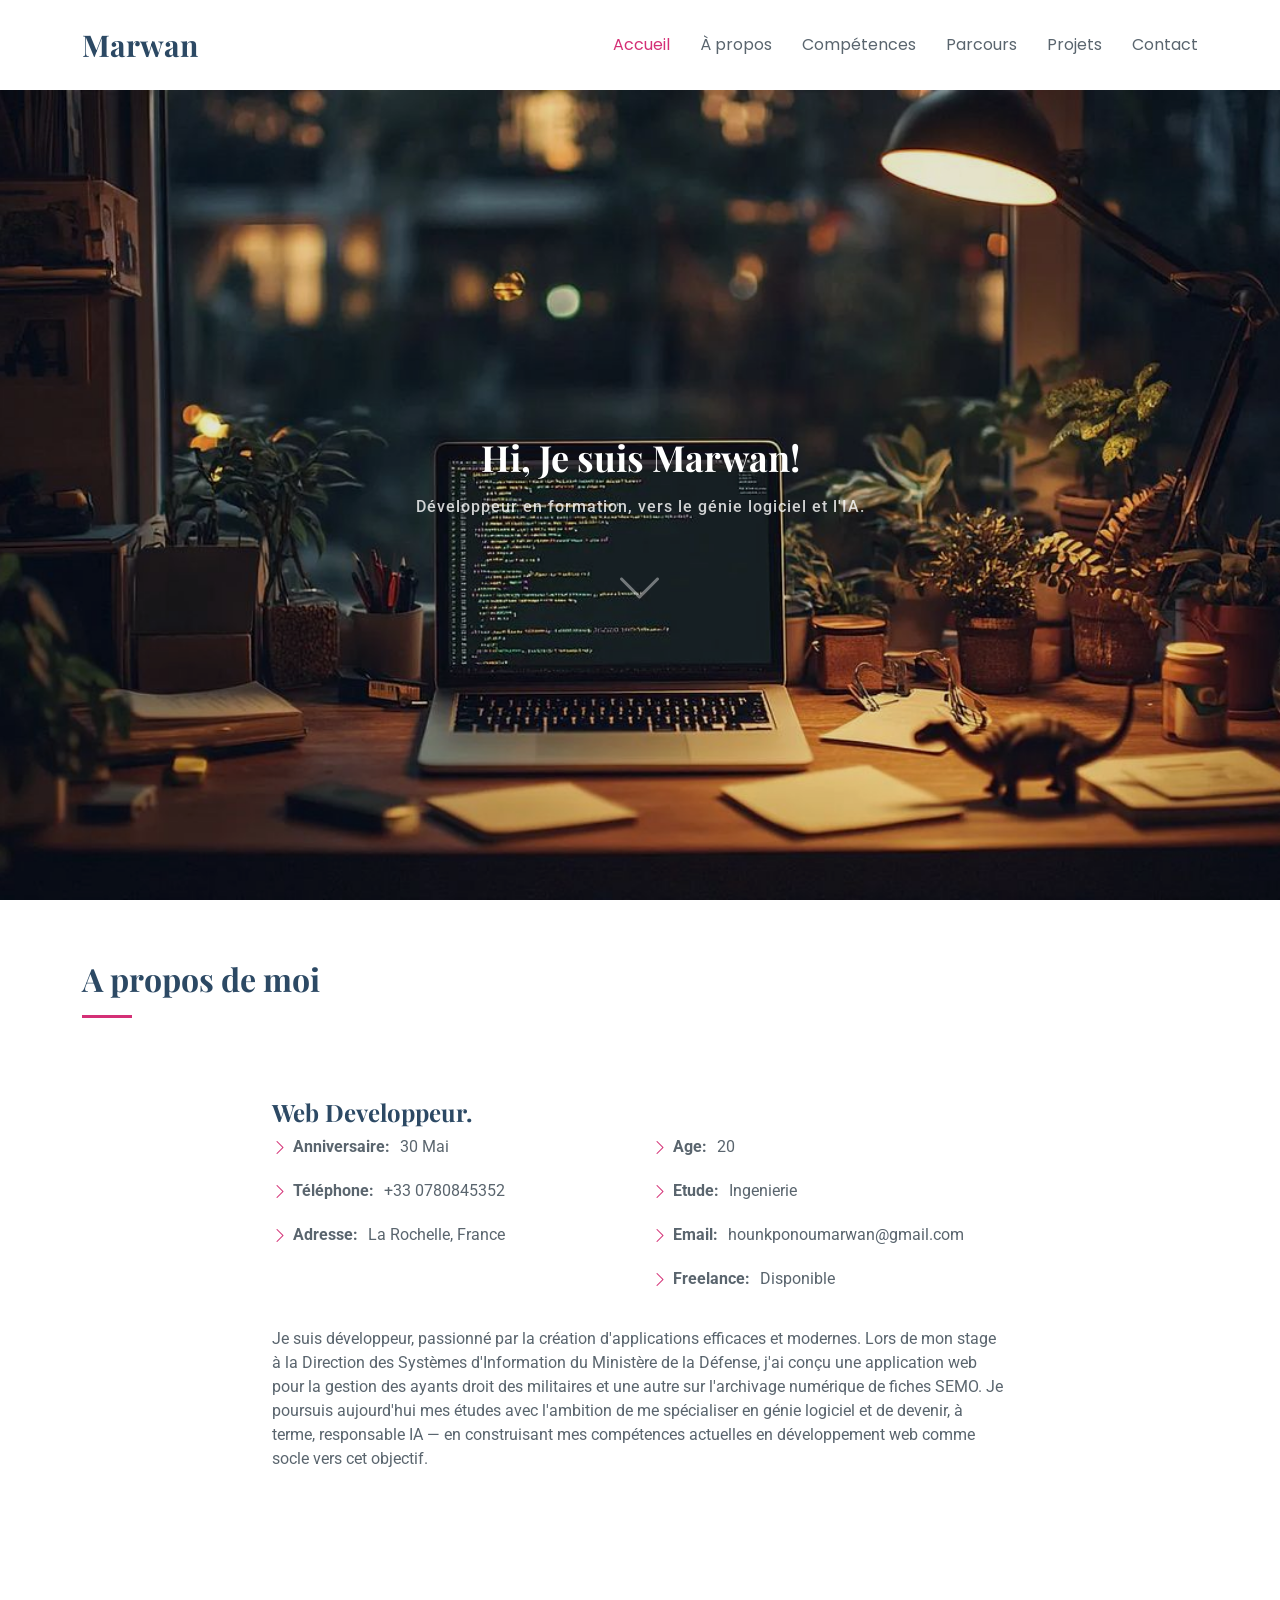
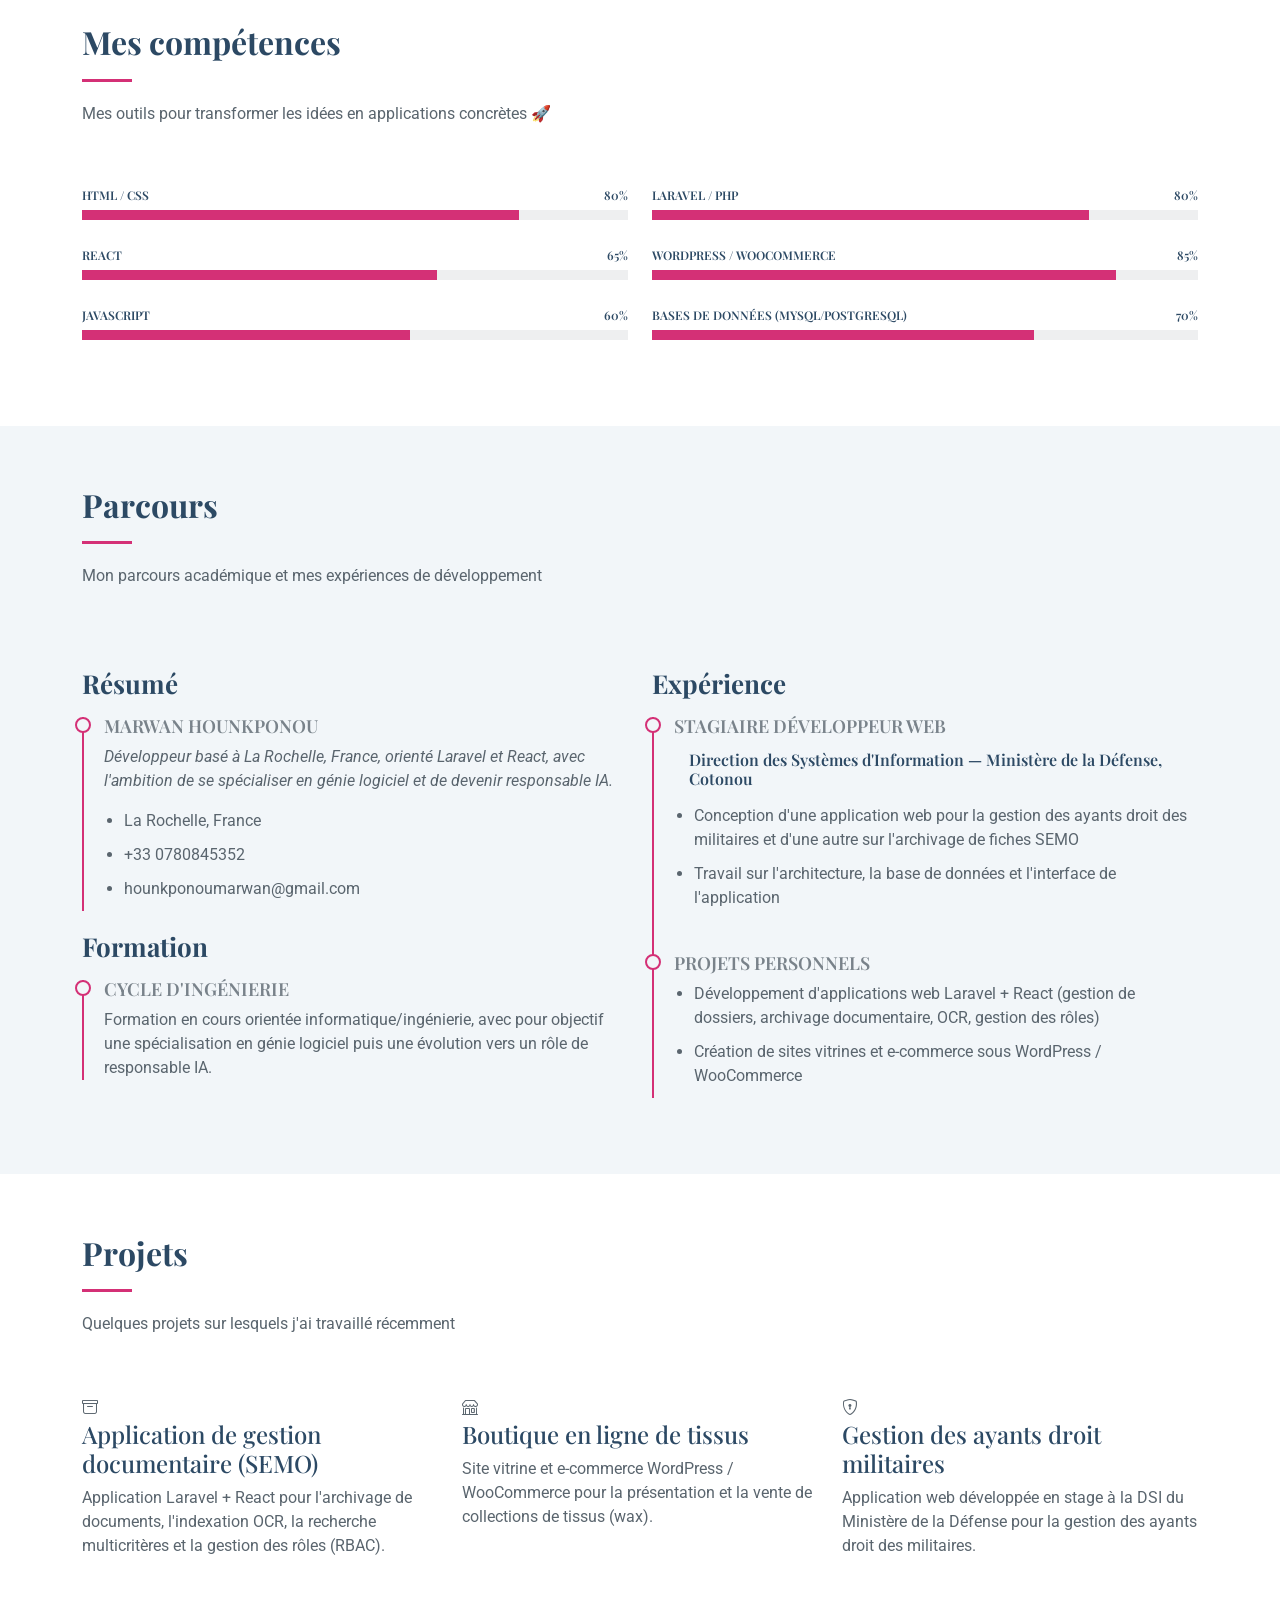
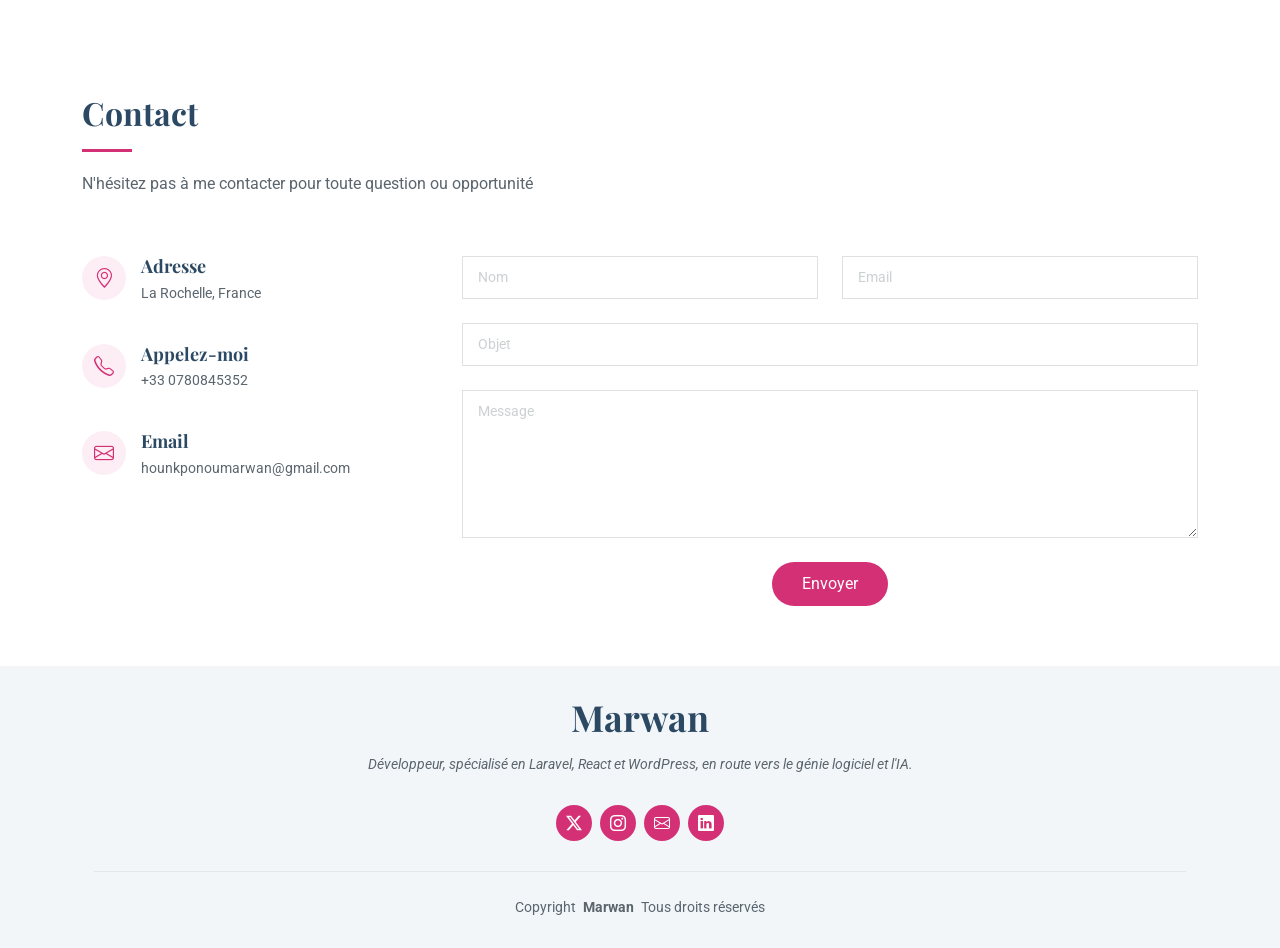
<file: index.html>
<!DOCTYPE html>
<html lang="fr">

<head>
  <meta charset="utf-8">
  <meta content="width=device-width, initial-scale=1.0" name="viewport">
  <title>Marwan Hounkponou | Portfolio</title>
  <meta name="description" content="Portfolio de Marwan Hounkponou, développeur basé à La Rochelle, France — Laravel, React, WordPress, en spécialisation génie logiciel et IA.">
  <meta name="keywords" content="développeur web, Laravel, React, WordPress, génie logiciel, intelligence artificielle, La Rochelle, France, portfolio">

  <!-- Favicons -->
  <link href="assets/img/favicon.png" rel="icon">
  <link href="assets/img/apple-touch-icon.png" rel="apple-touch-icon">

  <!-- Fonts -->
  <link href="https://fonts.googleapis.com" rel="preconnect">
  <link href="https://fonts.gstatic.com" rel="preconnect" crossorigin>
  <link href="https://fonts.googleapis.com/css2?family=Roboto:ital,wght@0,100;0,300;0,400;0,500;0,700;0,900;1,100;1,300;1,400;1,500;1,700;1,900&family=Poppins:ital,wght@0,100;0,200;0,300;0,400;0,500;0,600;0,700;0,800;0,900;1,100;1,200;1,300;1,400;1,500;1,600;1,700;1,800;1,900&family=Playfair+Display:ital,wght@0,400;0,500;0,600;0,700;0,800;0,900;1,400;1,500;1,600;1,700;1,800;1,900&display=swap" rel="stylesheet">

  <!-- Vendor CSS Files -->
  <link href="assets/vendor/bootstrap/css/bootstrap.min.css" rel="stylesheet">
  <link href="assets/vendor/bootstrap-icons/bootstrap-icons.css" rel="stylesheet">
  <link href="assets/vendor/aos/aos.css" rel="stylesheet">
  <link href="assets/vendor/glightbox/css/glightbox.min.css" rel="stylesheet">
  <link href="assets/vendor/swiper/swiper-bundle.min.css" rel="stylesheet">

  <!-- Main CSS File -->
  <link href="assets/css/main.css" rel="stylesheet">

  <!-- =======================================================
  * Template Name: Lonely
  * Template URL: https://bootstrapmade.com/free-html-bootstrap-template-lonely/
  * Updated: Aug 07 2024 with Bootstrap v5.3.3
  * Author: BootstrapMade.com
  * License: https://bootstrapmade.com/license/
  ======================================================== -->
</head>

<body class="index-page">

  <header id="header" class="header d-flex align-items-center sticky-top">
    <div class="container-fluid container-xl position-relative d-flex align-items-center justify-content-between">

      <a href="index.html" class="logo d-flex align-items-center">
        <h1 class="sitename">Marwan</h1>
      </a>

      <nav id="navmenu" class="navmenu">
        <ul>
          <li><a href="#hero" class="active">Accueil</a></li>
          <li><a href="#about">À propos</a></li>
          <li><a href="#skills">Compétences</a></li>
          <li><a href="#resume">Parcours</a></li>
          <li><a href="#portfolio">Projets</a></li>
          <li><a href="#contact">Contact</a></li>
        </ul>
        <i class="mobile-nav-toggle d-xl-none bi bi-list"></i>
      </nav>

    </div>
  </header>

  <main class="main">

    <!-- Hero Section -->
    <section id="hero" class="hero section dark-background">

      <div class="container text-center" data-aos="fade-up" data-aos-delay="100">
        <h2>Hi, Je suis Marwan!</h2>
        <p>Développeur en formation, vers le génie logiciel et l'IA.<br></p>
        <a href="#about" class="btn-scroll" title="Scroll Down"><i class="bi bi-chevron-down"></i></a>
      </div>

    </section><!-- /Hero Section -->

    <!-- About Section -->
    <section id="about" class="about section">

      <!-- Section Title -->
      <div class="container section-title" data-aos="fade-up">
        <h2>A propos de moi</h2>
      </div><!-- End Section Title -->

      <div class="container" data-aos="fade-up" data-aos-delay="100">

        <div class="row gy-4 justify-content-center">
          <!--
            <div class="col-lg-4">
              <img src="assets/img/profile-1.jpg" class="img-fluid" alt="">
            </div>
          -->
          <div class="col-lg-8 content">
            <h2>Web Developpeur.</h2>
            <div class="row">
              <div class="col-lg-6">
                <ul>
                  <li><i class="bi bi-chevron-right"></i> <strong>Anniversaire:</strong> <span>30 Mai</span></li>
                  <li><i class="bi bi-chevron-right"></i> <strong>Téléphone:</strong> <span>+33 0780845352</span></li>
                  <li><i class="bi bi-chevron-right"></i> <strong>Adresse:</strong> <span>La Rochelle, France</span></li>
                </ul>
              </div>
              <div class="col-lg-6">
                <ul>
                  <li><i class="bi bi-chevron-right"></i> <strong>Age:</strong> <span>20</span></li>
                  <li><i class="bi bi-chevron-right"></i> <strong>Etude:</strong> <span>Ingenierie</span></li>
                  <li><i class="bi bi-chevron-right"></i> <strong>Email:</strong> <span>hounkponoumarwan@gmail.com</span></li>
                  <li><i class="bi bi-chevron-right"></i> <strong>Freelance:</strong> <span>Disponible</span></li>
                </ul>
              </div>
            </div>
            <p class="py-3">
              Je suis développeur, passionné par la création d'applications efficaces et modernes. Lors de mon stage à
              la Direction des Systèmes d'Information du Ministère de la Défense, j'ai conçu une application web pour la gestion des ayants droit des militaires et une autre sur l'archivage numérique de fiches SEMO.
              Je poursuis aujourd'hui mes études avec l'ambition de me spécialiser en génie logiciel et de devenir, à terme, responsable IA — en construisant mes compétences actuelles en développement web comme socle vers cet objectif.
            </p>
          </div>
        </div>

      </div>

    </section><!-- /About Section -->

    <!-- Skills Section -->
    <section id="skills" class="skills section">

      <!-- Section Title -->
      <div class="container section-title" data-aos="fade-up">
        <h2>Mes compétences</h2>
        <p>Mes outils pour transformer les idées en applications concrètes 🚀</p>
      </div><!-- End Section Title -->

      <div class="container" data-aos="fade-up" data-aos-delay="100">

        <div class="row skills-content skills-animation">

          <div class="col-lg-6">

            <div class="progress">
              <span class="skill"><span>HTML / CSS</span> <i class="val">80%</i></span>
              <div class="progress-bar-wrap">
                <div class="progress-bar" role="progressbar" aria-valuenow="80" aria-valuemin="0" aria-valuemax="100"></div>
              </div>
            </div><!-- End Skills Item -->

            <div class="progress">
              <span class="skill"><span>React</span> <i class="val">65%</i></span>
              <div class="progress-bar-wrap">
                <div class="progress-bar" role="progressbar" aria-valuenow="65" aria-valuemin="0" aria-valuemax="100"></div>
              </div>
            </div><!-- End Skills Item -->

            <div class="progress">
              <span class="skill"><span>JavaScript</span> <i class="val">60%</i></span>
              <div class="progress-bar-wrap">
                <div class="progress-bar" role="progressbar" aria-valuenow="60" aria-valuemin="0" aria-valuemax="100"></div>
              </div>
            </div><!-- End Skills Item -->

          </div>

          <div class="col-lg-6">

            <div class="progress">
              <span class="skill"><span>Laravel / PHP</span> <i class="val">80%</i></span>
              <div class="progress-bar-wrap">
                <div class="progress-bar" role="progressbar" aria-valuenow="80" aria-valuemin="0" aria-valuemax="100"></div>
              </div>
            </div><!-- End Skills Item -->

            <div class="progress">
              <span class="skill"><span>WordPress / WooCommerce</span> <i class="val">85%</i></span>
              <div class="progress-bar-wrap">
                <div class="progress-bar" role="progressbar" aria-valuenow="85" aria-valuemin="0" aria-valuemax="100"></div>
              </div>
            </div><!-- End Skills Item -->

            <div class="progress">
              <span class="skill"><span>Bases de données (MySQL/PostgreSQL)</span> <i class="val">70%</i></span>
              <div class="progress-bar-wrap">
                <div class="progress-bar" role="progressbar" aria-valuenow="70" aria-valuemin="0" aria-valuemax="100"></div>
              </div>
            </div><!-- End Skills Item -->

          </div>

        </div>

      </div>

    </section><!-- /Skills Section -->

    <!-- Resume Section -->
    <section id="resume" class="resume section light-background">

      <!-- Section Title -->
      <div class="container section-title" data-aos="fade-up">
        <h2>Parcours</h2>
        <p>Mon parcours académique et mes expériences de développement</p>
      </div><!-- End Section Title -->

      <div class="container">

        <div class="row">

          <div class="col-lg-6" data-aos="fade-up" data-aos-delay="100">
            <h3 class="resume-title">Résumé</h3>

            <div class="resume-item pb-0">
              <h4>Marwan Hounkponou</h4>
              <p><em>Développeur basé à La Rochelle, France, orienté Laravel et React, avec l'ambition de se spécialiser en génie logiciel et de devenir responsable IA.</em></p>
              <ul>
                <li>La Rochelle, France</li>
                <li>+33 0780845352</li>
                <li>hounkponoumarwan@gmail.com</li>
              </ul>
            </div><!-- End Resume Item -->

            <h3 class="resume-title">Formation</h3>
            <div class="resume-item">
              <h4>Cycle d'ingénierie</h4>
              <p>Formation en cours orientée informatique/ingénierie, avec pour objectif une spécialisation en génie logiciel puis une évolution vers un rôle de responsable IA.</p>
            </div><!-- End Resume Item -->

          </div>

          <div class="col-lg-6" data-aos="fade-up" data-aos-delay="200">
            <h3 class="resume-title">Expérience</h3>
            <div class="resume-item">
              <h4>Stagiaire développeur web</h4>
              <h5>Direction des Systèmes d'Information — Ministère de la Défense, Cotonou</h5>
              <ul>
                <li>Conception d'une application web pour la gestion des ayants droit des militaires et d'une autre sur l'archivage de fiches SEMO</li>
                <li>Travail sur l'architecture, la base de données et l'interface de l'application</li>
              </ul>
            </div><!-- End Resume Item -->

            <div class="resume-item">
              <h4>Projets personnels</h4>
              <ul>
                <li>Développement d'applications web Laravel + React (gestion de dossiers, archivage documentaire, OCR, gestion des rôles)</li>
                <li>Création de sites vitrines et e-commerce sous WordPress / WooCommerce</li>
              </ul>
            </div><!-- End Resume Item -->

          </div>

        </div>

      </div>

    </section><!-- /Resume Section -->

    <!-- Portfolio Section -->
    <section id="portfolio" class="portfolio section">

      <!-- Section Title -->
      <div class="container section-title" data-aos="fade-up">
        <h2>Projets</h2>
        <p>Quelques projets sur lesquels j'ai travaillé récemment</p>
      </div><!-- End Section Title -->

      <div class="container" data-aos="fade-up" data-aos-delay="100">

        <div class="row gy-4">

          <div class="col-lg-4 col-md-6">
            <div class="service-item position-relative">
              <div class="icon"><i class="bi bi-archive icon"></i></div>
              <h4>Application de gestion documentaire (SEMO)</h4>
              <p>Application Laravel + React pour l'archivage de documents, l'indexation OCR, la recherche multicritères et la gestion des rôles (RBAC).</p>
            </div>
          </div>

          <div class="col-lg-4 col-md-6">
            <div class="service-item position-relative">
              <div class="icon"><i class="bi bi-shop icon"></i></div>
              <h4>Boutique en ligne de tissus</h4>
              <p>Site vitrine et e-commerce WordPress / WooCommerce pour la présentation et la vente de collections de tissus (wax).</p>
            </div>
          </div>

          <div class="col-lg-4 col-md-6">
            <div class="service-item position-relative">
              <div class="icon"><i class="bi bi-shield-lock icon"></i></div>
              <h4>Gestion des ayants droit militaires</h4>
              <p>Application web développée en stage à la DSI du Ministère de la Défense pour la gestion des ayants droit des militaires.</p>
            </div>
          </div>

        </div>

      </div>

    </section><!-- /Portfolio Section -->

    <!-- Contact Section -->
    <section id="contact" class="contact section">

      <!-- Section Title -->
      <div class="container section-title" data-aos="fade-up">
        <h2>Contact</h2>
        <p>N'hésitez pas à me contacter pour toute question ou opportunité</p>
      </div><!-- End Section Title -->

      <div class="container" data-aos="fade" data-aos-delay="100">

        <div class="row gy-4">

          <div class="col-lg-4">
            <div class="info-item d-flex" data-aos="fade-up" data-aos-delay="200">
              <i class="bi bi-geo-alt flex-shrink-0"></i>
              <div>
                <h3>Adresse</h3>
                <p>La Rochelle, France</p>
              </div>
            </div><!-- End Info Item -->

            <div class="info-item d-flex" data-aos="fade-up" data-aos-delay="300">
              <i class="bi bi-telephone flex-shrink-0"></i>
              <div>
                <h3>Appelez-moi</h3>
                <p>+33 0780845352</p>
              </div>
            </div><!-- End Info Item -->

            <div class="info-item d-flex" data-aos="fade-up" data-aos-delay="400">
              <i class="bi bi-envelope flex-shrink-0"></i>
              <div>
                <h3>Email</h3>
                <p>hounkponoumarwan@gmail.com</p>
              </div>
            </div><!-- End Info Item -->

          </div>

          <div class="col-lg-8">
            <form action="forms/contact.php" method="post" class="php-email-form" data-aos="fade-up" data-aos-delay="200">
              <div class="row gy-4">

                <div class="col-md-6">
                  <input type="text" name="name" class="form-control" placeholder="Nom" required="">
                </div>

                <div class="col-md-6 ">
                  <input type="email" class="form-control" name="email" placeholder="Email" required="">
                </div>

                <div class="col-md-12">
                  <input type="text" class="form-control" name="subject" placeholder="Objet" required="">
                </div>

                <div class="col-md-12">
                  <textarea class="form-control" name="message" rows="6" placeholder="Message" required=""></textarea>
                </div>

                <div class="col-md-12 text-center">
                  <div class="loading">Loading</div>
                  <div class="error-message"></div>
                  <div class="sent-message">Votre message a bien été envoyé. Merci!</div>

                  <button type="submit">Envoyer</button>
                </div>

              </div>
            </form>
          </div><!-- End Contact Form -->

        </div>

      </div>

    </section><!-- /Contact Section -->

  </main>

  <footer id="footer" class="footer light-background">
    <div class="container">
      <h3 class="sitename">Marwan</h3>
      <p>Développeur, spécialisé en Laravel, React et WordPress, en route vers le génie logiciel et l'IA.</p>
      <div class="social-links d-flex justify-content-center">
        <a href="https://x.com/Christiannec7"><i class="bi bi-twitter-x"></i></a>
        <!--<a href=""><i class="bi bi-facebook"></i></a>-->
        <a href="https://www.instagram.com/christhounkponou/"><i class="bi bi-instagram"></i></a>
        <a href="mailto:hounkponoumarwan@gmail.com"><i class="bi bi-envelope"></i></a>
        <a href="https://www.linkedin.com/in/marwan-hounkponou-76a711348/"><i class="bi bi-linkedin"></i></a>
      </div>
      <div class="container">
        <div class="copyright">
          <span>Copyright</span> <strong class="px-1 sitename">Marwan</strong> <span>Tous droits réservés</span>
        </div>
      </div>
    </div>
  </footer>

  <!-- Scroll Top -->
  <a href="#" id="scroll-top" class="scroll-top d-flex align-items-center justify-content-center"><i class="bi bi-arrow-up-short"></i></a>

  <!-- Preloader -->
  <div id="preloader"></div>

  <!-- Vendor JS Files -->
  <script src="assets/vendor/bootstrap/js/bootstrap.bundle.min.js"></script>
  <script src="assets/vendor/php-email-form/validate.js"></script>
  <script src="assets/vendor/aos/aos.js"></script>
  <script src="assets/vendor/waypoints/noframework.waypoints.js"></script>
  <script src="assets/vendor/glightbox/js/glightbox.min.js"></script>
  <script src="assets/vendor/imagesloaded/imagesloaded.pkgd.min.js"></script>
  <script src="assets/vendor/isotope-layout/isotope.pkgd.min.js"></script>
  <script src="assets/vendor/swiper/swiper-bundle.min.js"></script>

  <!-- Main JS File -->
  <script src="assets/js/main.js"></script>

</body>

</html>
</file>
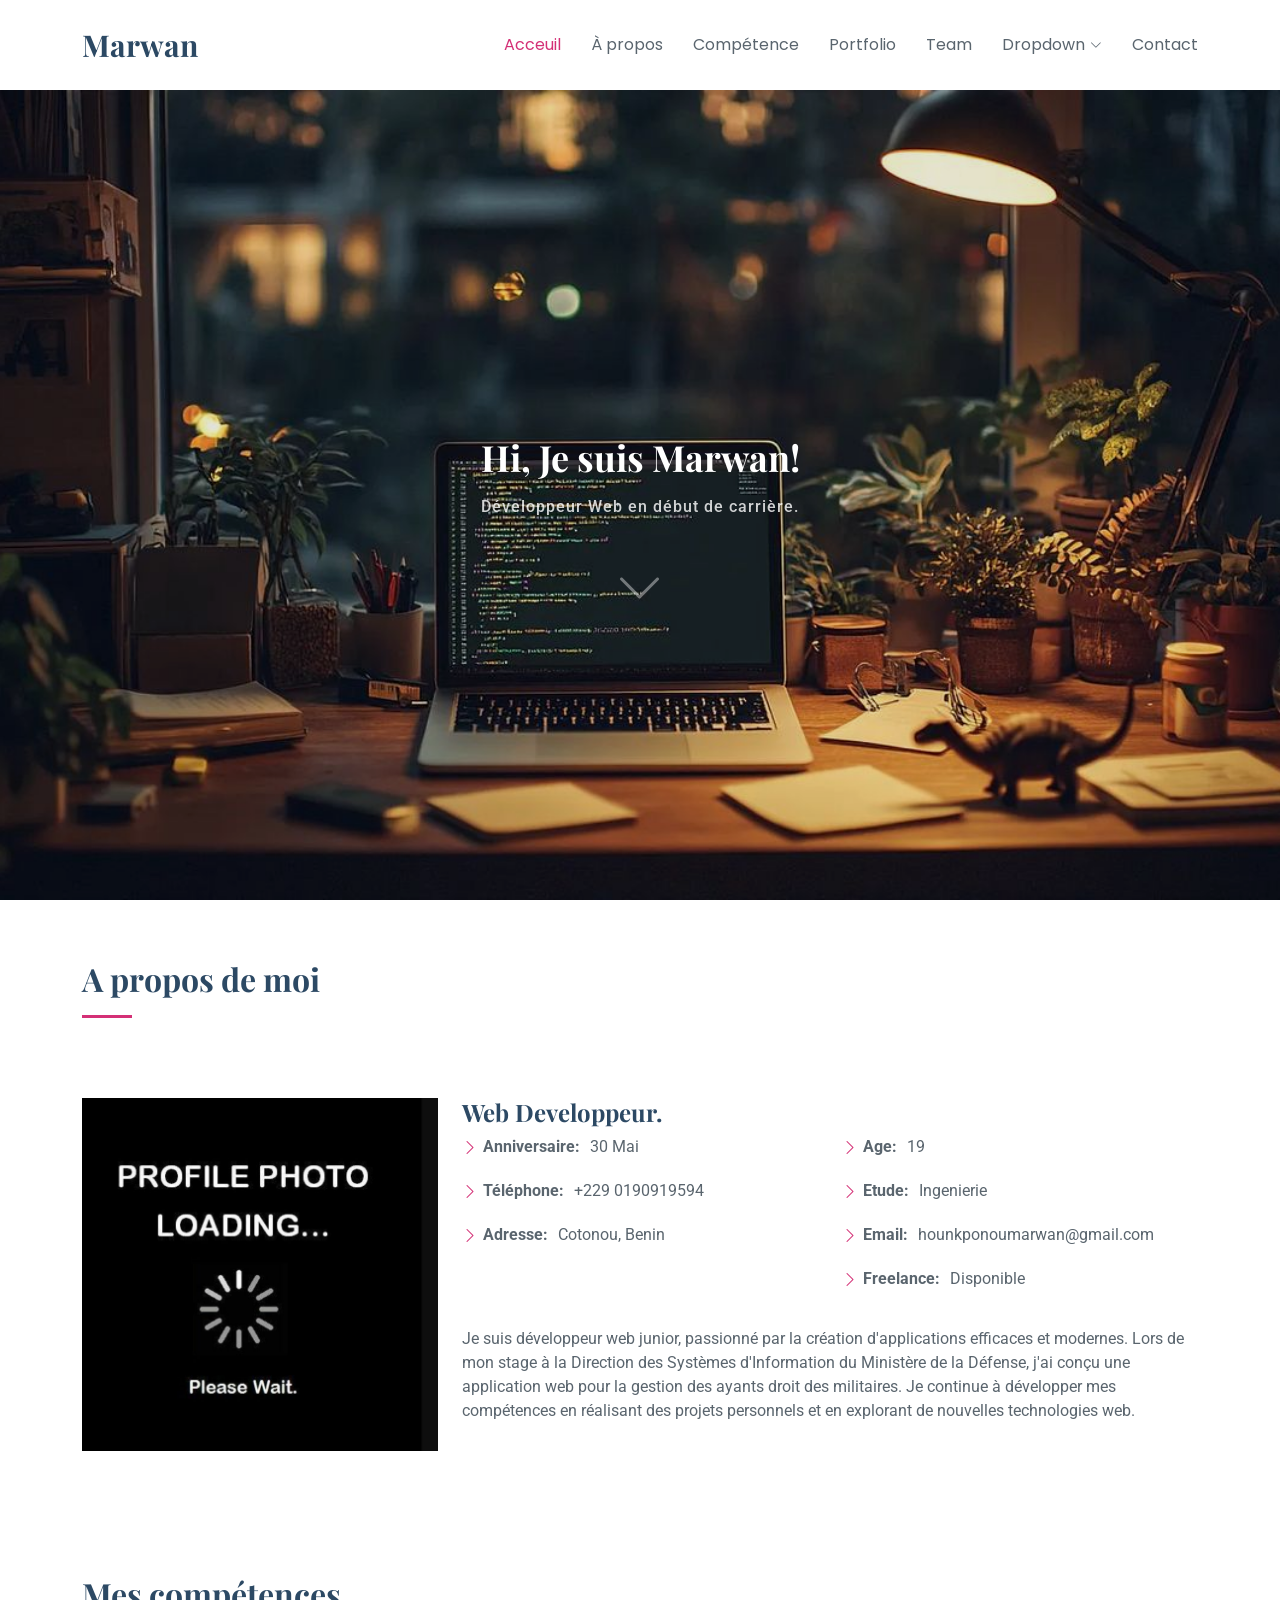
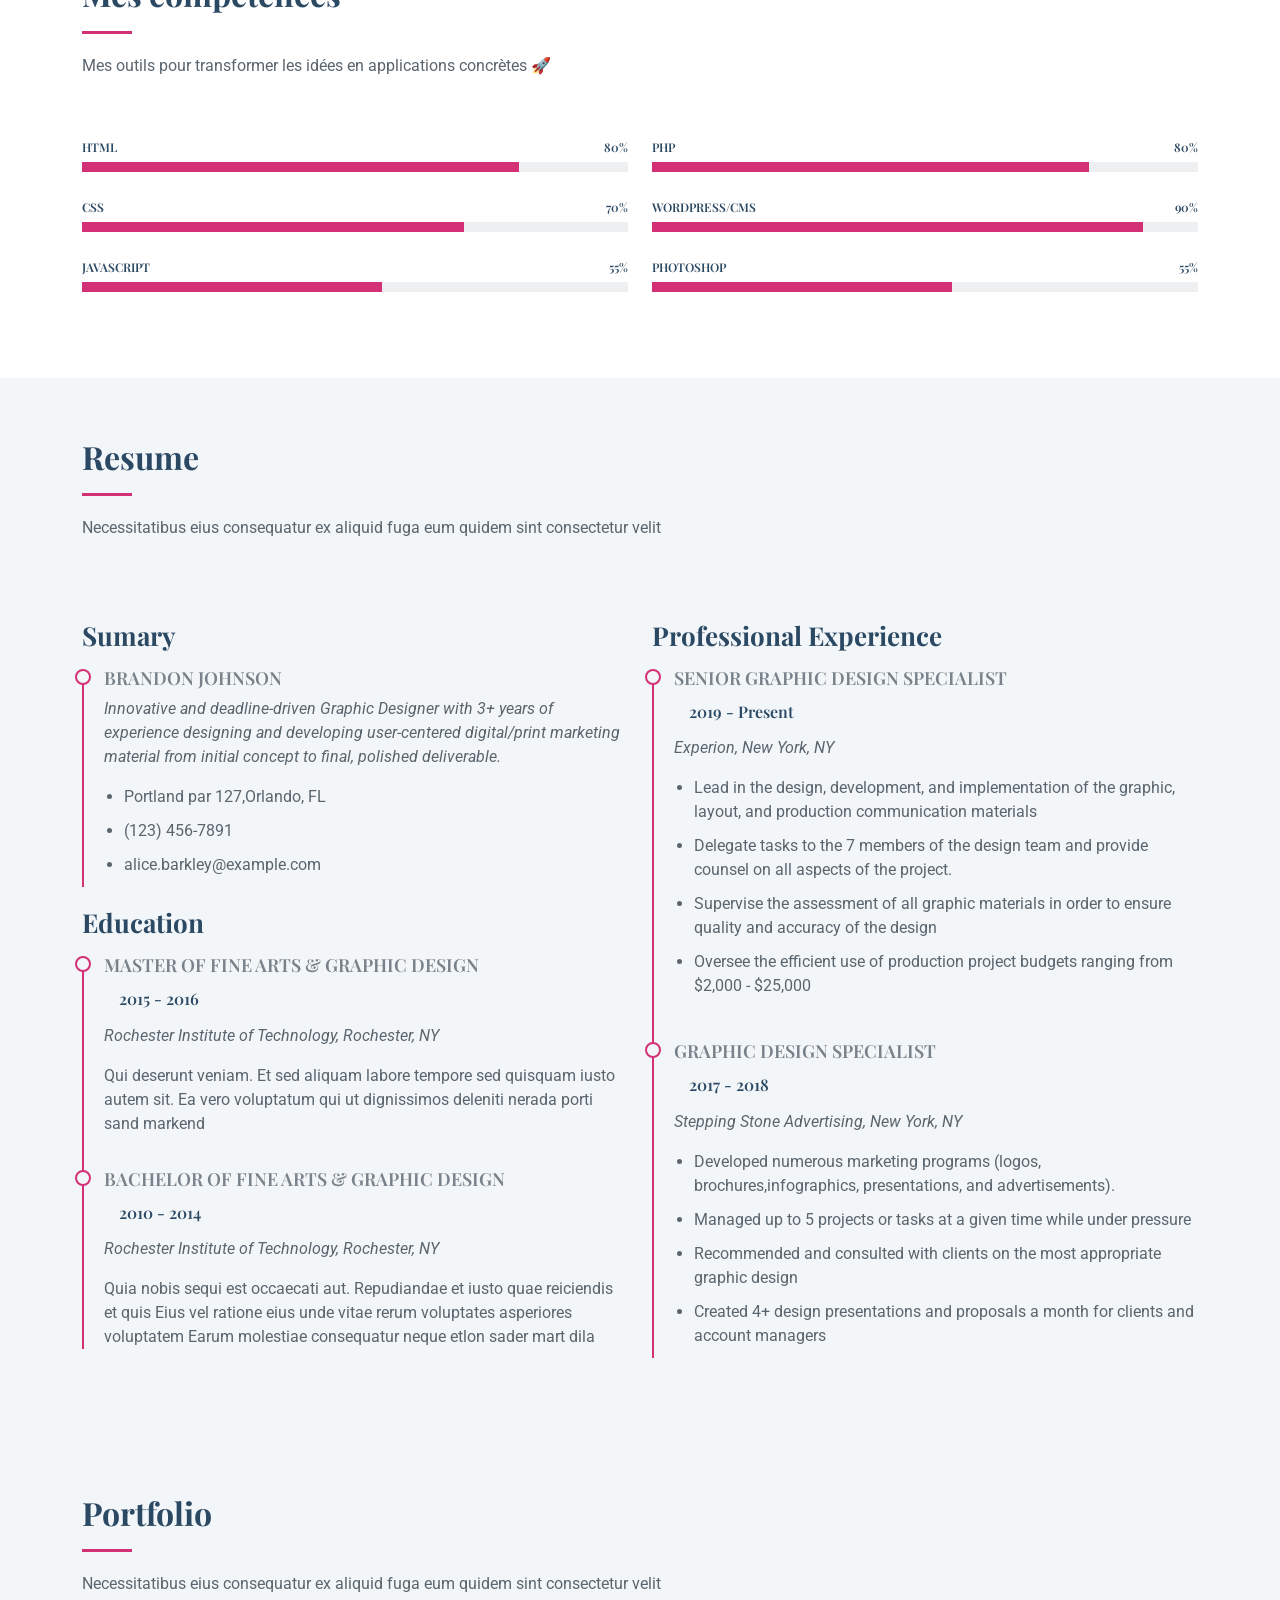
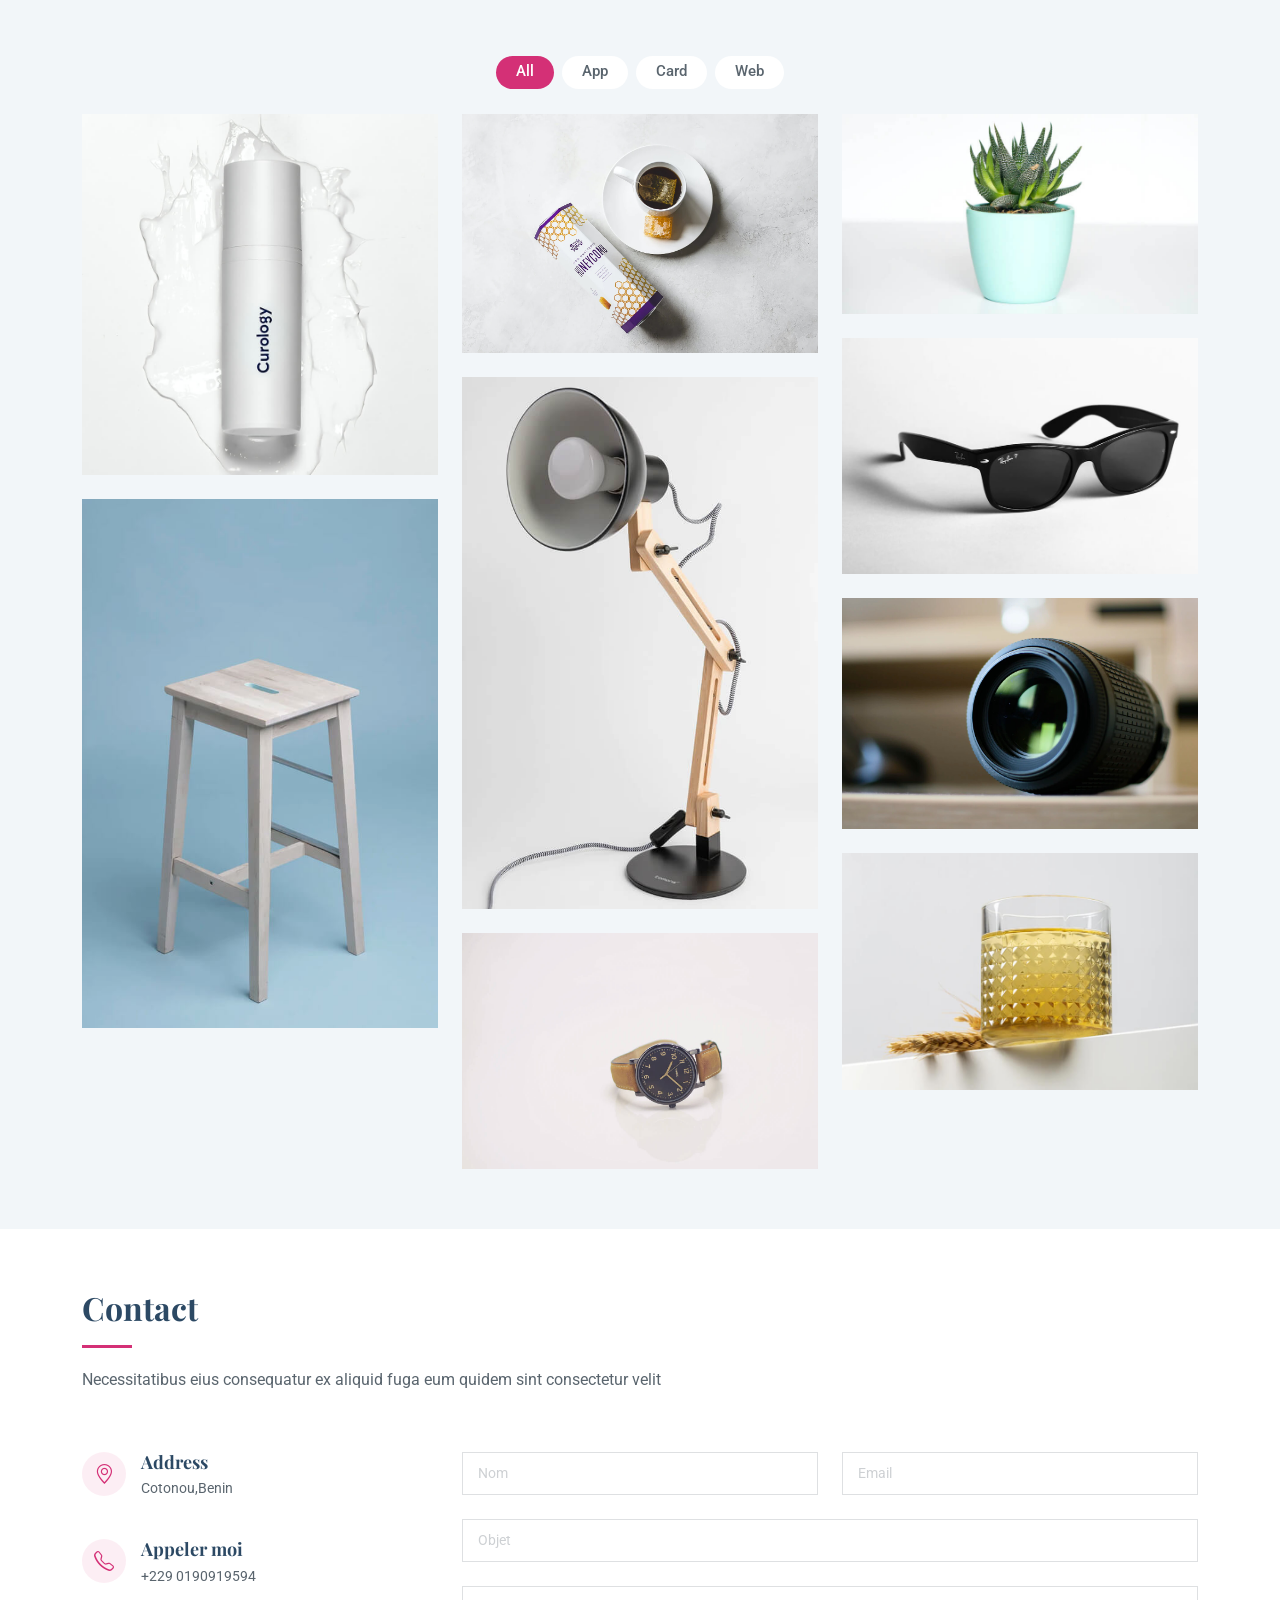
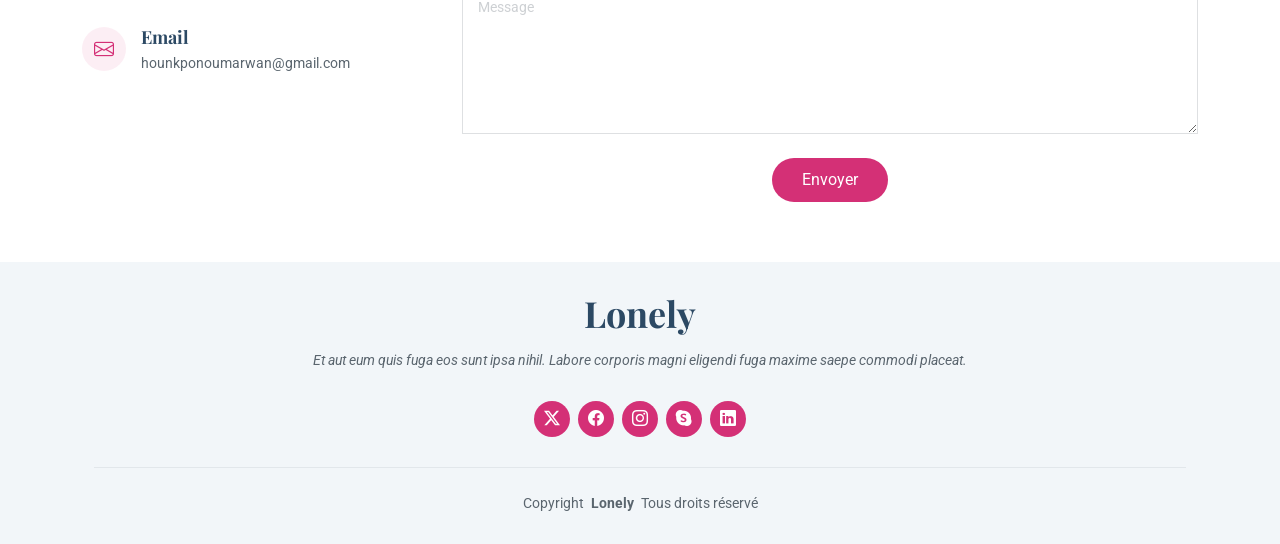
<file: Lonely/index.html>
<!DOCTYPE html>
<html lang="en">

<head>
  <meta charset="utf-8">
  <meta content="width=device-width, initial-scale=1.0" name="viewport">
  <title>Marwan portfolio</title>
  <meta name="description" content="">
  <meta name="keywords" content="">

  <!-- Favicons -->
  <link href="assets/img/favicon.png" rel="icon">
  <link href="assets/img/apple-touch-icon.png" rel="apple-touch-icon">

  <!-- Fonts -->
  <link href="https://fonts.googleapis.com" rel="preconnect">
  <link href="https://fonts.gstatic.com" rel="preconnect" crossorigin>
  <link href="https://fonts.googleapis.com/css2?family=Roboto:ital,wght@0,100;0,300;0,400;0,500;0,700;0,900;1,100;1,300;1,400;1,500;1,700;1,900&family=Poppins:ital,wght@0,100;0,200;0,300;0,400;0,500;0,600;0,700;0,800;0,900;1,100;1,200;1,300;1,400;1,500;1,600;1,700;1,800;1,900&family=Playfair+Display:ital,wght@0,400;0,500;0,600;0,700;0,800;0,900;1,400;1,500;1,600;1,700;1,800;1,900&display=swap" rel="stylesheet">

  <!-- Vendor CSS Files -->
  <link href="assets/vendor/bootstrap/css/bootstrap.min.css" rel="stylesheet">
  <link href="assets/vendor/bootstrap-icons/bootstrap-icons.css" rel="stylesheet">
  <link href="assets/vendor/aos/aos.css" rel="stylesheet">
  <link href="assets/vendor/glightbox/css/glightbox.min.css" rel="stylesheet">
  <link href="assets/vendor/swiper/swiper-bundle.min.css" rel="stylesheet">

  <!-- Main CSS File -->
  <link href="assets/css/main.css" rel="stylesheet">

  <!-- =======================================================
  * Template Name: Lonely
  * Template URL: https://bootstrapmade.com/free-html-bootstrap-template-lonely/
  * Updated: Aug 07 2024 with Bootstrap v5.3.3
  * Author: BootstrapMade.com
  * License: https://bootstrapmade.com/license/
  ======================================================== -->
</head>

<body class="index-page">

  <header id="header" class="header d-flex align-items-center sticky-top">
    <div class="container-fluid container-xl position-relative d-flex align-items-center justify-content-between">

      <a href="index.html" class="logo d-flex align-items-center">
        <!-- Uncomment the line below if you also wish to use an image logo -->
        <!-- <img src="assets/img/logo.png" alt=""> -->
        <h1 class="sitename">Marwan</h1>
      </a>

      <nav id="navmenu" class="navmenu">
        <ul>
          <li><a href="#hero" class="active">Acceuil</a></li>
          <li><a href="#about">À propos</a></li>
          <li><a href="#services">Compétence</a></li>
          <li><a href="#portfolio">Portfolio</a></li>
          <li><a href="#team">Team</a></li>
          <li class="dropdown"><a href="#"><span>Dropdown</span> <i class="bi bi-chevron-down toggle-dropdown"></i></a>
            <ul>
              <li><a href="#">Dropdown 1</a></li>
              <li class="dropdown"><a href="#"><span>Deep Dropdown</span> <i class="bi bi-chevron-down toggle-dropdown"></i></a>
                <ul>
                  <li><a href="#">Deep Dropdown 1</a></li>
                  <li><a href="#">Deep Dropdown 2</a></li>
                  <li><a href="#">Deep Dropdown 3</a></li>
                  <li><a href="#">Deep Dropdown 4</a></li>
                  <li><a href="#">Deep Dropdown 5</a></li>
                </ul>
              </li>
              <li><a href="#">Dropdown 2</a></li>
              <li><a href="#">Dropdown 3</a></li>
              <li><a href="#">Dropdown 4</a></li>
            </ul>
          </li>
          <li><a href="#contact">Contact</a></li>
        </ul>
        <i class="mobile-nav-toggle d-xl-none bi bi-list"></i>
      </nav>

    </div>
  </header>

  <main class="main">

    <!-- Hero Section -->
    <section id="hero" class="hero section dark-background">

      <div class="container text-center" data-aos="fade-up" data-aos-delay="100">
        <h2>Hi, Je suis Marwan!</h2>
        <p>Développeur Web en début de carrière.<br></p>
        <a href="#about" class="btn-scroll" title="Scroll Down"><i class="bi bi-chevron-down"></i></a>
      </div>

    </section><!-- /Hero Section -->

    <!-- About Section -->
    <section id="about" class="about section">

      <!-- Section Title -->
      <div class="container section-title" data-aos="fade-up">
        <h2>A propos de moi</h2>
        
      </div><!-- End Section Title -->

      <div class="container" data-aos="fade-up" data-aos-delay="100">

        <div class="row gy-4 justify-content-center">
          <div class="col-lg-4">
            <img src="assets/img/profile-1.jpg" class="img-fluid" alt="">
          </div>
          <div class="col-lg-8 content">
            <h2>Web Developpeur.</h2>
            <!-- <p class="fst-italic py-3">
              Lorem ipsum dolor sit amet, consectetur adipiscing elit, sed do eiusmod tempor incididunt ut labore et dolore
              magna aliqua.
            </p> -->
            <div class="row">
              <div class="col-lg-6">
                <ul>
                  <li><i class="bi bi-chevron-right"></i> <strong>Anniversaire:</strong> <span>30 Mai</span></li>
                  <li><i class="bi bi-chevron-right"></i> <strong>Téléphone:</strong> <span>+229 0190919594</span></li>
                  <li><i class="bi bi-chevron-right"></i> <strong>Adresse:</strong> <span>Cotonou, Benin</span></li>
                </ul>
              </div>
              <div class="col-lg-6">
                <ul>
                  <li><i class="bi bi-chevron-right"></i> <strong>Age:</strong> <span>19</span></li>
                  <li><i class="bi bi-chevron-right"></i> <strong>Etude:</strong> <span>Ingenierie</span></li>
                  <li><i class="bi bi-chevron-right"></i> <strong>Email:</strong> <span>hounkponoumarwan@gmail.com</span></li>
                  <li><i class="bi bi-chevron-right"></i> <strong>Freelance:</strong> <span>Disponible</span></li>
                </ul>
              </div>
            </div>
            <p class="py-3">
              Je suis développeur web junior, passionné par la création d'applications efficaces et modernes. Lors de mon stage à 
              la Direction des Systèmes d'Information du Ministère de la Défense, j'ai conçu une application web pour la gestion des ayants droit des militaires.
              Je continue à développer mes compétences en réalisant des projets personnels et en explorant de nouvelles technologies web.
            </p>
          </div>
        </div>

      </div>

    </section><!-- /About Section -->

    <!-- Skills Section -->
    <section id="skills" class="skills section">

      <!-- Section Title -->
      <div class="container section-title" data-aos="fade-up">
        <h2>Mes compétences</h2>
        <p>Mes outils pour transformer les idées en applications concrètes 🚀</p>
      </div><!-- End Section Title -->

      <div class="container" data-aos="fade-up" data-aos-delay="100">

        <div class="row skills-content skills-animation">

          <div class="col-lg-6">

            <div class="progress">
              <span class="skill"><span>HTML</span> <i class="val">80%</i></span>
              <div class="progress-bar-wrap">
                <div class="progress-bar" role="progressbar" aria-valuenow="80" aria-valuemin="0" aria-valuemax="100"></div>
              </div>
            </div><!-- End Skills Item -->

            <div class="progress">
              <span class="skill"><span>CSS</span> <i class="val">70%</i></span>
              <div class="progress-bar-wrap">
                <div class="progress-bar" role="progressbar" aria-valuenow="70" aria-valuemin="0" aria-valuemax="100"></div>
              </div>
            </div><!-- End Skills Item -->

            <div class="progress">
              <span class="skill"><span>JavaScript</span> <i class="val">55%</i></span>
              <div class="progress-bar-wrap">
                <div class="progress-bar" role="progressbar" aria-valuenow="55" aria-valuemin="0" aria-valuemax="100"></div>
              </div>
            </div><!-- End Skills Item -->

          </div>

          <div class="col-lg-6">

            <div class="progress">
              <span class="skill"><span>PHP</span> <i class="val">80%</i></span>
              <div class="progress-bar-wrap">
                <div class="progress-bar" role="progressbar" aria-valuenow="80" aria-valuemin="0" aria-valuemax="100"></div>
              </div>
            </div><!-- End Skills Item -->

            <div class="progress">
              <span class="skill"><span>WordPress/CMS</span> <i class="val">90%</i></span>
              <div class="progress-bar-wrap">
                <div class="progress-bar" role="progressbar" aria-valuenow="90" aria-valuemin="0" aria-valuemax="100"></div>
              </div>
            </div><!-- End Skills Item -->

            <div class="progress">
              <span class="skill"><span>Photoshop</span> <i class="val">55%</i></span>
              <div class="progress-bar-wrap">
                <div class="progress-bar" role="progressbar" aria-valuenow="55" aria-valuemin="0" aria-valuemax="100"></div>
              </div>
            </div><!-- End Skills Item -->

          </div>

        </div>

      </div>

    </section><!-- /Skills Section -->

    <!-- Resume Section -->
    <section id="resume" class="resume section light-background">

      <!-- Section Title -->
      <div class="container section-title" data-aos="fade-up">
        <h2>Resume</h2>
        <p>Necessitatibus eius consequatur ex aliquid fuga eum quidem sint consectetur velit</p>
      </div><!-- End Section Title -->

      <div class="container">

        <div class="row">

          <div class="col-lg-6" data-aos="fade-up" data-aos-delay="100">
            <h3 class="resume-title">Sumary</h3>

            <div class="resume-item pb-0">
              <h4>Brandon Johnson</h4>
              <p><em>Innovative and deadline-driven Graphic Designer with 3+ years of experience designing and developing user-centered digital/print marketing material from initial concept to final, polished deliverable.</em></p>
              <ul>
                <li>Portland par 127,Orlando, FL</li>
                <li>(123) 456-7891</li>
                <li>alice.barkley@example.com</li>
              </ul>
            </div><!-- Edn Resume Item -->

            <h3 class="resume-title">Education</h3>
            <div class="resume-item">
              <h4>Master of Fine Arts &amp; Graphic Design</h4>
              <h5>2015 - 2016</h5>
              <p><em>Rochester Institute of Technology, Rochester, NY</em></p>
              <p>Qui deserunt veniam. Et sed aliquam labore tempore sed quisquam iusto autem sit. Ea vero voluptatum qui ut dignissimos deleniti nerada porti sand markend</p>
            </div><!-- Edn Resume Item -->

            <div class="resume-item">
              <h4>Bachelor of Fine Arts &amp; Graphic Design</h4>
              <h5>2010 - 2014</h5>
              <p><em>Rochester Institute of Technology, Rochester, NY</em></p>
              <p>Quia nobis sequi est occaecati aut. Repudiandae et iusto quae reiciendis et quis Eius vel ratione eius unde vitae rerum voluptates asperiores voluptatem Earum molestiae consequatur neque etlon sader mart dila</p>
            </div><!-- Edn Resume Item -->

          </div>

          <div class="col-lg-6" data-aos="fade-up" data-aos-delay="200">
            <h3 class="resume-title">Professional Experience</h3>
            <div class="resume-item">
              <h4>Senior graphic design specialist</h4>
              <h5>2019 - Present</h5>
              <p><em>Experion, New York, NY </em></p>
              <ul>
                <li>Lead in the design, development, and implementation of the graphic, layout, and production communication materials</li>
                <li>Delegate tasks to the 7 members of the design team and provide counsel on all aspects of the project. </li>
                <li>Supervise the assessment of all graphic materials in order to ensure quality and accuracy of the design</li>
                <li>Oversee the efficient use of production project budgets ranging from $2,000 - $25,000</li>
              </ul>
            </div><!-- Edn Resume Item -->

            <div class="resume-item">
              <h4>Graphic design specialist</h4>
              <h5>2017 - 2018</h5>
              <p><em>Stepping Stone Advertising, New York, NY</em></p>
              <ul>
                <li>Developed numerous marketing programs (logos, brochures,infographics, presentations, and advertisements).</li>
                <li>Managed up to 5 projects or tasks at a given time while under pressure</li>
                <li>Recommended and consulted with clients on the most appropriate graphic design</li>
                <li>Created 4+ design presentations and proposals a month for clients and account managers</li>
              </ul>
            </div><!-- Edn Resume Item -->

          </div>

        </div>

      </div>

    </section><!-- /Resume Section -->

    <!-- Services Section -->
    <!-- <section id="services" class="services section">

       
      <div class="container section-title" data-aos="fade-up">
        <h2>Services</h2>
        <p>Necessitatibus eius consequatur ex aliquid fuga eum quidem sint consectetur velit</p>
      </div>

      <div class="container">

        <div class="row gy-4">

          <div class="col-xl-3 col-md-6 d-flex" data-aos="fade-up" data-aos-delay="100">
            <div class="service-item position-relative">
              <div class="icon"><i class="bi bi-activity icon"></i></div>
              <h4><a href="" class="stretched-link">Lorem Ipsum</a></h4>
              <p>Voluptatum deleniti atque corrupti quos dolores et quas molestias excepturi</p>
            </div>
          </div>

          <div class="col-xl-3 col-md-6 d-flex" data-aos="fade-up" data-aos-delay="200">
            <div class="service-item position-relative">
              <div class="icon"><i class="bi bi-bounding-box-circles icon"></i></div>
              <h4><a href="" class="stretched-link">Sed ut perspici</a></h4>
              <p>Duis aute irure dolor in reprehenderit in voluptate velit esse cillum dolore</p>
            </div>
          </div>

          <div class="col-xl-3 col-md-6 d-flex" data-aos="fade-up" data-aos-delay="300">
            <div class="service-item position-relative">
              <div class="icon"><i class="bi bi-calendar4-week icon"></i></div>
              <h4><a href="" class="stretched-link">Magni Dolores</a></h4>
              <p>Excepteur sint occaecat cupidatat non proident, sunt in culpa qui officia</p>
            </div>
          </div>

          <div class="col-xl-3 col-md-6 d-flex" data-aos="fade-up" data-aos-delay="400">
            <div class="service-item position-relative">
              <div class="icon"><i class="bi bi-broadcast icon"></i></div>
              <h4><a href="" class="stretched-link">Nemo Enim</a></h4>
              <p>At vero eos et accusamus et iusto odio dignissimos ducimus qui blanditiis</p>
            </div>
          </div>

        </div>

      </div>

    </section>/Services Section -->

    <!-- Portfolio Section -->
    <section id="portfolio" class="portfolio section light-background">

      <!-- Section Title -->
      <div class="container section-title" data-aos="fade-up">
        <h2>Portfolio</h2>
        <p>Necessitatibus eius consequatur ex aliquid fuga eum quidem sint consectetur velit</p>
      </div><!-- End Section Title -->

      <div class="container">

        <div class="isotope-layout" data-default-filter="*" data-layout="masonry" data-sort="original-order">

          <ul class="portfolio-filters isotope-filters" data-aos="fade-up" data-aos-delay="100">
            <li data-filter="*" class="filter-active">All</li>
            <li data-filter=".filter-app">App</li>
            <li data-filter=".filter-product">Card</li>
            <li data-filter=".filter-branding">Web</li>
          </ul><!-- End Portfolio Filters -->

          <div class="row gy-4 isotope-container" data-aos="fade-up" data-aos-delay="200">

            <div class="col-lg-4 col-md-6 portfolio-item isotope-item filter-app">
              <img src="assets/img/masonry-portfolio/masonry-portfolio-1.jpg" class="img-fluid" alt="">
              <div class="portfolio-info">
                <h4>App 1</h4>
                <p>Lorem ipsum, dolor sit</p>
                <a href="assets/img/masonry-portfolio/masonry-portfolio-1.jpg" title="App 1" data-gallery="portfolio-gallery-app" class="glightbox preview-link"><i class="bi bi-zoom-in"></i></a>
                <a href="portfolio-details.html" title="More Details" class="details-link"><i class="bi bi-link-45deg"></i></a>
              </div>
            </div><!-- End Portfolio Item -->

            <div class="col-lg-4 col-md-6 portfolio-item isotope-item filter-product">
              <img src="assets/img/masonry-portfolio/masonry-portfolio-2.jpg" class="img-fluid" alt="">
              <div class="portfolio-info">
                <h4>Product 1</h4>
                <p>Lorem ipsum, dolor sit</p>
                <a href="assets/img/masonry-portfolio/masonry-portfolio-2.jpg" title="Product 1" data-gallery="portfolio-gallery-product" class="glightbox preview-link"><i class="bi bi-zoom-in"></i></a>
                <a href="portfolio-details.html" title="More Details" class="details-link"><i class="bi bi-link-45deg"></i></a>
              </div>
            </div><!-- End Portfolio Item -->

            <div class="col-lg-4 col-md-6 portfolio-item isotope-item filter-branding">
              <img src="assets/img/masonry-portfolio/masonry-portfolio-3.jpg" class="img-fluid" alt="">
              <div class="portfolio-info">
                <h4>Branding 1</h4>
                <p>Lorem ipsum, dolor sit</p>
                <a href="assets/img/masonry-portfolio/masonry-portfolio-3.jpg" title="Branding 1" data-gallery="portfolio-gallery-branding" class="glightbox preview-link"><i class="bi bi-zoom-in"></i></a>
                <a href="portfolio-details.html" title="More Details" class="details-link"><i class="bi bi-link-45deg"></i></a>
              </div>
            </div><!-- End Portfolio Item -->

            <div class="col-lg-4 col-md-6 portfolio-item isotope-item filter-app">
              <img src="assets/img/masonry-portfolio/masonry-portfolio-4.jpg" class="img-fluid" alt="">
              <div class="portfolio-info">
                <h4>App 2</h4>
                <p>Lorem ipsum, dolor sit</p>
                <a href="assets/img/masonry-portfolio/masonry-portfolio-4.jpg" title="App 2" data-gallery="portfolio-gallery-app" class="glightbox preview-link"><i class="bi bi-zoom-in"></i></a>
                <a href="portfolio-details.html" title="More Details" class="details-link"><i class="bi bi-link-45deg"></i></a>
              </div>
            </div><!-- End Portfolio Item -->

            <div class="col-lg-4 col-md-6 portfolio-item isotope-item filter-product">
              <img src="assets/img/masonry-portfolio/masonry-portfolio-5.jpg" class="img-fluid" alt="">
              <div class="portfolio-info">
                <h4>Product 2</h4>
                <p>Lorem ipsum, dolor sit</p>
                <a href="assets/img/masonry-portfolio/masonry-portfolio-5.jpg" title="Product 2" data-gallery="portfolio-gallery-product" class="glightbox preview-link"><i class="bi bi-zoom-in"></i></a>
                <a href="portfolio-details.html" title="More Details" class="details-link"><i class="bi bi-link-45deg"></i></a>
              </div>
            </div><!-- End Portfolio Item -->

            <div class="col-lg-4 col-md-6 portfolio-item isotope-item filter-branding">
              <img src="assets/img/masonry-portfolio/masonry-portfolio-6.jpg" class="img-fluid" alt="">
              <div class="portfolio-info">
                <h4>Branding 2</h4>
                <p>Lorem ipsum, dolor sit</p>
                <a href="assets/img/masonry-portfolio/masonry-portfolio-6.jpg" title="Branding 2" data-gallery="portfolio-gallery-branding" class="glightbox preview-link"><i class="bi bi-zoom-in"></i></a>
                <a href="portfolio-details.html" title="More Details" class="details-link"><i class="bi bi-link-45deg"></i></a>
              </div>
            </div><!-- End Portfolio Item -->

            <div class="col-lg-4 col-md-6 portfolio-item isotope-item filter-app">
              <img src="assets/img/masonry-portfolio/masonry-portfolio-7.jpg" class="img-fluid" alt="">
              <div class="portfolio-info">
                <h4>App 3</h4>
                <p>Lorem ipsum, dolor sit</p>
                <a href="assets/img/masonry-portfolio/masonry-portfolio-7.jpg" title="App 3" data-gallery="portfolio-gallery-app" class="glightbox preview-link"><i class="bi bi-zoom-in"></i></a>
                <a href="portfolio-details.html" title="More Details" class="details-link"><i class="bi bi-link-45deg"></i></a>
              </div>
            </div><!-- End Portfolio Item -->

            <div class="col-lg-4 col-md-6 portfolio-item isotope-item filter-product">
              <img src="assets/img/masonry-portfolio/masonry-portfolio-8.jpg" class="img-fluid" alt="">
              <div class="portfolio-info">
                <h4>Product 3</h4>
                <p>Lorem ipsum, dolor sit</p>
                <a href="assets/img/masonry-portfolio/masonry-portfolio-8.jpg" title="Product 3" data-gallery="portfolio-gallery-product" class="glightbox preview-link"><i class="bi bi-zoom-in"></i></a>
                <a href="portfolio-details.html" title="More Details" class="details-link"><i class="bi bi-link-45deg"></i></a>
              </div>
            </div><!-- End Portfolio Item -->

            <div class="col-lg-4 col-md-6 portfolio-item isotope-item filter-branding">
              <img src="assets/img/masonry-portfolio/masonry-portfolio-9.jpg" class="img-fluid" alt="">
              <div class="portfolio-info">
                <h4>Branding 3</h4>
                <p>Lorem ipsum, dolor sit</p>
                <a href="assets/img/masonry-portfolio/masonry-portfolio-9.jpg" title="Branding 2" data-gallery="portfolio-gallery-branding" class="glightbox preview-link"><i class="bi bi-zoom-in"></i></a>
                <a href="portfolio-details.html" title="More Details" class="details-link"><i class="bi bi-link-45deg"></i></a>
              </div>
            </div><!-- End Portfolio Item -->

          </div><!-- End Portfolio Container -->

        </div>

      </div>

    </section><!-- /Portfolio Section -->

    <!-- Testimonials Section -->
    <!-- <section id="testimonials" class="testimonials section">

      
      <div class="container section-title" data-aos="fade-up">
        <h2>Testimonials</h2>
        <p>Necessitatibus eius consequatur ex aliquid fuga eum quidem sint consectetur velit</p>
      </div>

      <div class="container" data-aos="fade-up" data-aos-delay="100">

        <div class="swiper init-swiper" data-speed="600" data-delay="5000" data-breakpoints="{ &quot;320&quot;: { &quot;slidesPerView&quot;: 1, &quot;spaceBetween&quot;: 40 }, &quot;1200&quot;: { &quot;slidesPerView&quot;: 3, &quot;spaceBetween&quot;: 40 } }">
          <script type="application/json" class="swiper-config">
            {
              "loop": true,
              "speed": 600,
              "autoplay": {
                "delay": 5000
              },
              "slidesPerView": "auto",
              "pagination": {
                "el": ".swiper-pagination",
                "type": "bullets",
                "clickable": true
              },
              "breakpoints": {
                "320": {
                  "slidesPerView": 1,
                  "spaceBetween": 40
                },
                "1200": {
                  "slidesPerView": 3,
                  "spaceBetween": 20
                }
              }
            }
          </script>
          <div class="swiper-wrapper">

            <div class="swiper-slide">
              <div class="testimonial-item" "="">
            <p>
              <i class=" bi bi-quote quote-icon-left"></i>
                <span>Proin iaculis purus consequat sem cure digni ssim donec porttitora entum suscipit rhoncus. Accusantium quam, ultricies eget id, aliquam eget nibh et. Maecen aliquam, risus at semper.</span>
                <i class="bi bi-quote quote-icon-right"></i>
                </p>
                <img src="assets/img/testimonials/testimonials-1.jpg" class="testimonial-img" alt="">
                <h3>Saul Goodman</h3>
                <h4>Ceo &amp; Founder</h4>
              </div>
            </div>

            <div class="swiper-slide">
              <div class="testimonial-item">
                <p>
                  <i class="bi bi-quote quote-icon-left"></i>
                  <span>Export tempor illum tamen malis malis eram quae irure esse labore quem cillum quid malis quorum velit fore eram velit sunt aliqua noster fugiat irure amet legam anim culpa.</span>
                  <i class="bi bi-quote quote-icon-right"></i>
                </p>
                <img src="assets/img/testimonials/testimonials-2.jpg" class="testimonial-img" alt="">
                <h3>Sara Wilsson</h3>
                <h4>Designer</h4>
              </div>
            </div>

            <div class="swiper-slide">
              <div class="testimonial-item">
                <p>
                  <i class="bi bi-quote quote-icon-left"></i>
                  <span>Enim nisi quem export duis labore cillum quae magna enim sint quorum nulla quem veniam duis minim tempor labore quem eram duis noster aute amet eram fore quis sint minim.</span>
                  <i class="bi bi-quote quote-icon-right"></i>
                </p>
                <img src="assets/img/testimonials/testimonials-3.jpg" class="testimonial-img" alt="">
                <h3>Jena Karlis</h3>
                <h4>Store Owner</h4>
              </div>
            </div>

            <div class="swiper-slide">
              <div class="testimonial-item">
                <p>
                  <i class="bi bi-quote quote-icon-left"></i>
                  <span>Fugiat enim eram quae cillum dolore dolor amet nulla culpa multos export minim fugiat dolor enim duis veniam ipsum anim magna sunt elit fore quem dolore labore illum veniam.</span>
                  <i class="bi bi-quote quote-icon-right"></i>
                </p>
                <img src="assets/img/testimonials/testimonials-4.jpg" class="testimonial-img" alt="">
                <h3>Matt Brandon</h3>
                <h4>Freelancer</h4>
              </div>
            </div>

            <div class="swiper-slide">
              <div class="testimonial-item">
                <p>
                  <i class="bi bi-quote quote-icon-left"></i>
                  <span>Quis quorum aliqua sint quem legam fore sunt eram irure aliqua veniam tempor noster veniam sunt culpa nulla illum cillum fugiat legam esse veniam culpa fore nisi cillum quid.</span>
                  <i class="bi bi-quote quote-icon-right"></i>
                </p>
                <img src="assets/img/testimonials/testimonials-5.jpg" class="testimonial-img" alt="">
                <h3>John Larson</h3>
                <h4>Entrepreneur</h4>
              </div>
            </div>

          </div>
          <div class="swiper-pagination"></div>
        </div>

      </div>

    </section>/Testimonials Section -->

    <!-- Contact Section -->
    <section id="contact" class="contact section">

      <!-- Section Title -->
      <div class="container section-title" data-aos="fade-up">
        <h2>Contact</h2>
        <p>Necessitatibus eius consequatur ex aliquid fuga eum quidem sint consectetur velit</p>
      </div><!-- End Section Title -->

      <div class="container" data-aos="fade" data-aos-delay="100">

        <div class="row gy-4">

          <div class="col-lg-4">
            <div class="info-item d-flex" data-aos="fade-up" data-aos-delay="200">
              <i class="bi bi-geo-alt flex-shrink-0"></i>
              <div>
                <h3>Address</h3>
                <p>Cotonou,Benin</p>
              </div>
            </div><!-- End Info Item -->

            <div class="info-item d-flex" data-aos="fade-up" data-aos-delay="300">
              <i class="bi bi-telephone flex-shrink-0"></i>
              <div>
                <h3>Appeler moi</h3>
                <p>+229 0190919594</p>
              </div>
            </div><!-- End Info Item -->

            <div class="info-item d-flex" data-aos="fade-up" data-aos-delay="400">
              <i class="bi bi-envelope flex-shrink-0"></i>
              <div>
                <h3>Email</h3>
                <p>hounkponoumarwan@gmail.com</p>
              </div>
            </div><!-- End Info Item -->

          </div>

          <div class="col-lg-8">
            <form action="forms/contact.php" method="post" class="php-email-form" data-aos="fade-up" data-aos-delay="200">
              <div class="row gy-4">

                <div class="col-md-6">
                  <input type="text" name="name" class="form-control" placeholder="Nom" required="">
                </div>

                <div class="col-md-6 ">
                  <input type="email" class="form-control" name="email" placeholder="Email" required="">
                </div>

                <div class="col-md-12">
                  <input type="text" class="form-control" name="subject" placeholder="Objet" required="">
                </div>

                <div class="col-md-12">
                  <textarea class="form-control" name="message" rows="6" placeholder="Message" required=""></textarea>
                </div>

                <div class="col-md-12 text-center">
                  <div class="loading">Loading</div>
                  <div class="error-message"></div>
                  <div class="sent-message">Votre message a bien été envoyé.Merci!</div>

                  <button type="submit">Envoyer</button>
                </div>

              </div>
            </form>
          </div><!-- End Contact Form -->

        </div>

      </div>

    </section><!-- /Contact Section -->

  </main>

  <footer id="footer" class="footer light-background">
    <div class="container">
      <h3 class="sitename">Lonely</h3>
      <p>Et aut eum quis fuga eos sunt ipsa nihil. Labore corporis magni eligendi fuga maxime saepe commodi placeat.</p>
      <div class="social-links d-flex justify-content-center">
        <a href=""><i class="bi bi-twitter-x"></i></a>
        <a href=""><i class="bi bi-facebook"></i></a>
        <a href=""><i class="bi bi-instagram"></i></a>
        <a href=""><i class="bi bi-skype"></i></a>
        <a href=""><i class="bi bi-linkedin"></i></a>
      </div>
      <div class="container">
        <div class="copyright">
          <span>Copyright</span> <strong class="px-1 sitename">Lonely</strong> <span>Tous droits réservé</span>
        </div>
        <!-- <div class="credits">
           All the links in the footer should remain intact.
          You can delete the links only if you've purchased the pro version.
           Licensing information: https://bootstrapmade.com/license/ 
           Purchase the pro version with working PHP/AJAX contact form: [buy-url]
          Designed by <a href="https://bootstrapmade.com/">BootstrapMade</a>
        </div> -->
      </div>
    </div>
  </footer>

  <!-- Scroll Top -->
  <a href="#" id="scroll-top" class="scroll-top d-flex align-items-center justify-content-center"><i class="bi bi-arrow-up-short"></i></a>

  <!-- Preloader -->
  <div id="preloader"></div>

  <!-- Vendor JS Files -->
  <script src="assets/vendor/bootstrap/js/bootstrap.bundle.min.js"></script>
  <script src="assets/vendor/php-email-form/validate.js"></script>
  <script src="assets/vendor/aos/aos.js"></script>
  <script src="assets/vendor/waypoints/noframework.waypoints.js"></script>
  <script src="assets/vendor/glightbox/js/glightbox.min.js"></script>
  <script src="assets/vendor/imagesloaded/imagesloaded.pkgd.min.js"></script>
  <script src="assets/vendor/isotope-layout/isotope.pkgd.min.js"></script>
  <script src="assets/vendor/swiper/swiper-bundle.min.js"></script>

  <!-- Main JS File -->
  <script src="assets/js/main.js"></script>

</body>

</html>
</file>
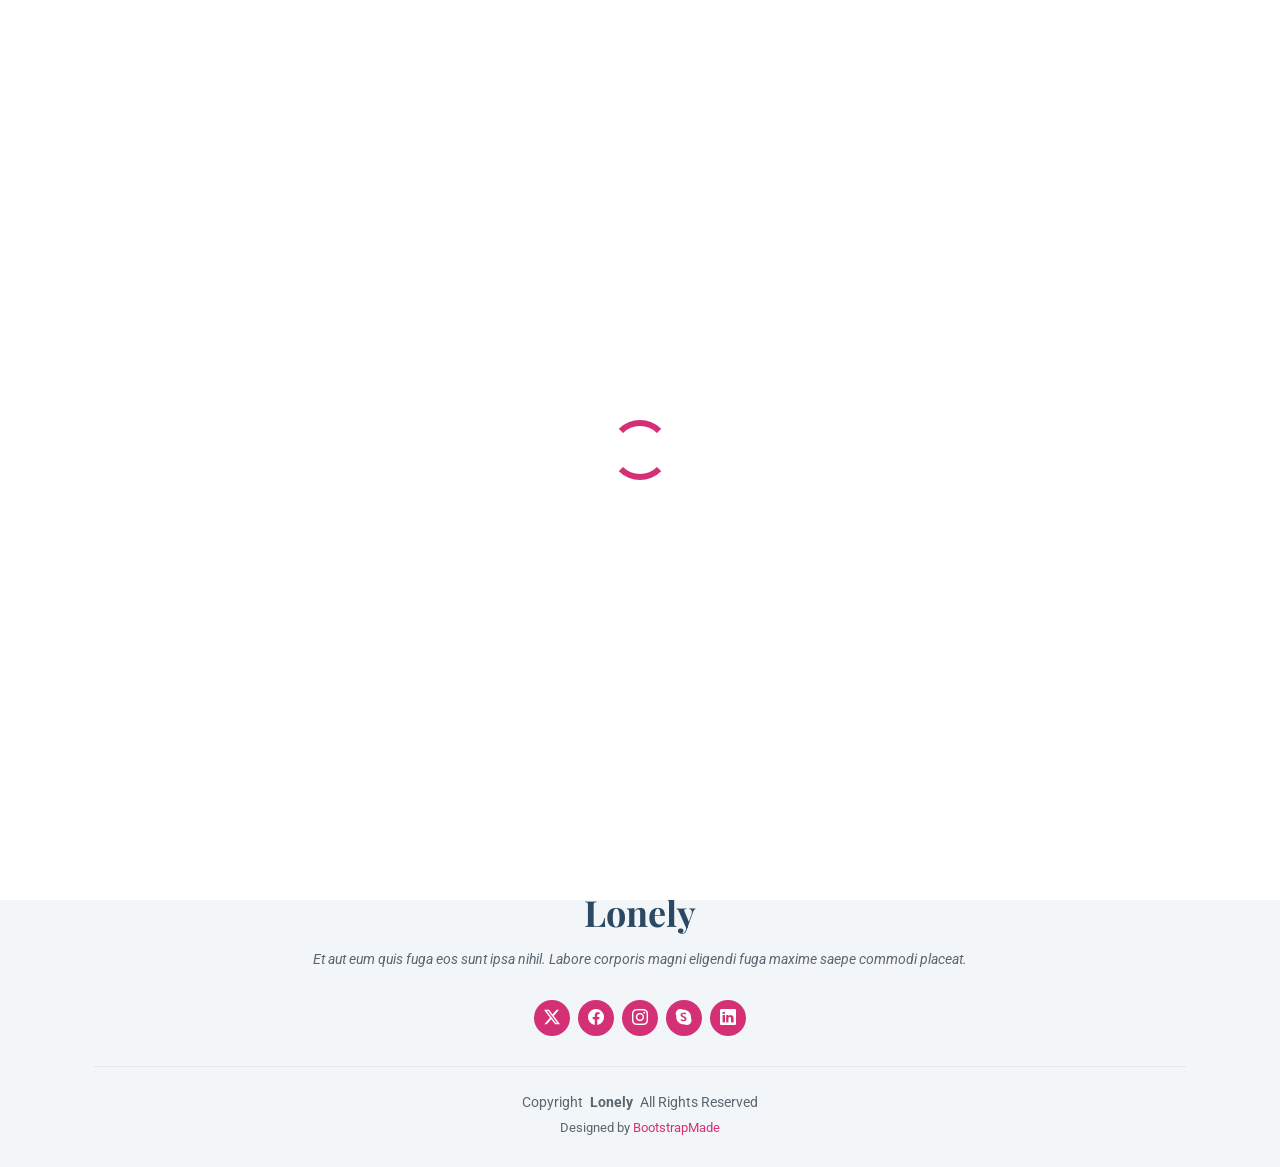
<file: portfolio-details.html>
<!DOCTYPE html>
<html lang="en">

<head>
  <meta charset="utf-8">
  <meta content="width=device-width, initial-scale=1.0" name="viewport">
  <title>Portfolio Details</title>
  <meta name="description" content="">
  <meta name="keywords" content="">

  <!-- Favicons -->
  <link href="assets/img/favicon.png" rel="icon">
  <link href="assets/img/apple-touch-icon.png" rel="apple-touch-icon">

  <!-- Fonts -->
  <link href="https://fonts.googleapis.com" rel="preconnect">
  <link href="https://fonts.gstatic.com" rel="preconnect" crossorigin>
  <link href="https://fonts.googleapis.com/css2?family=Roboto:ital,wght@0,100;0,300;0,400;0,500;0,700;0,900;1,100;1,300;1,400;1,500;1,700;1,900&family=Poppins:ital,wght@0,100;0,200;0,300;0,400;0,500;0,600;0,700;0,800;0,900;1,100;1,200;1,300;1,400;1,500;1,600;1,700;1,800;1,900&family=Playfair+Display:ital,wght@0,400;0,500;0,600;0,700;0,800;0,900;1,400;1,500;1,600;1,700;1,800;1,900&display=swap" rel="stylesheet">

  <!-- Vendor CSS Files -->
  <link href="assets/vendor/bootstrap/css/bootstrap.min.css" rel="stylesheet">
  <link href="assets/vendor/bootstrap-icons/bootstrap-icons.css" rel="stylesheet">
  <link href="assets/vendor/aos/aos.css" rel="stylesheet">
  <link href="assets/vendor/glightbox/css/glightbox.min.css" rel="stylesheet">
  <link href="assets/vendor/swiper/swiper-bundle.min.css" rel="stylesheet">

  <!-- Main CSS File -->
  <link href="assets/css/main.css" rel="stylesheet">

  <!-- =======================================================
  * Template Name: Lonely
  * Template URL: https://bootstrapmade.com/free-html-bootstrap-template-lonely/
  * Updated: Aug 07 2024 with Bootstrap v5.3.3
  * Author: BootstrapMade.com
  * License: https://bootstrapmade.com/license/
  ======================================================== -->
</head>

<body class="portfolio-details-page">

  <header id="header" class="header d-flex align-items-center sticky-top">
    <div class="container-fluid container-xl position-relative d-flex align-items-center justify-content-between">

      <a href="index.html" class="logo d-flex align-items-center">
        <!-- Uncomment the line below if you also wish to use an image logo -->
        <!-- <img src="assets/img/logo.png" alt=""> -->
        <h1 class="sitename">Lonely</h1>
      </a>

      <nav id="navmenu" class="navmenu">
        <ul>
          <li><a href="#hero">Acceuil</a></li>
          <li><a href="#about">À propos</a></li>
          <li><a href="#services">Services</a></li>
          <li><a href="#portfolio">Portfolio</a></li>
          <li><a href="#team">Team</a></li>
          <!-- <li class="dropdown"><a href="#"><span>Dropdown</span> <i class="bi bi-chevron-down toggle-dropdown"></i></a>
            <ul>
              <li><a href="#">Dropdown 1</a></li>
              <li class="dropdown"><a href="#"><span>Deep Dropdown</span> <i class="bi bi-chevron-down toggle-dropdown"></i></a>
                <ul>
                  <li><a href="#">Deep Dropdown 1</a></li>
                  <li><a href="#">Deep Dropdown 2</a></li>
                  <li><a href="#">Deep Dropdown 3</a></li>
                  <li><a href="#">Deep Dropdown 4</a></li>
                  <li><a href="#">Deep Dropdown 5</a></li>
                </ul>
              </li>
              <li><a href="#">Dropdown 2</a></li>
              <li><a href="#">Dropdown 3</a></li>
              <li><a href="#">Dropdown 4</a></li>
            </ul>
          </li>
          <li><a href="#contact">Contact</a></li>
        </ul>
        <i class="mobile-nav-toggle d-xl-none bi bi-list"></i> -->
      </nav>

    </div>
  </header>

  <main class="main">

    <!-- Page Title -->
    <div class="page-title light-background">
      <div class="container d-lg-flex justify-content-between align-items-center">
        <h1 class="mb-2 mb-lg-0">Portfolio Details</h1>
        <nav class="breadcrumbs">
          <ol>
            <li><a href="index.html">Acceuil</a></li>
            <li class="current">Portfolio Details</li>
          </ol>
        </nav>
      </div>
    </div><!-- End Page Title -->

    <!-- Portfolio Details Section -->
    <section id="portfolio-details" class="portfolio-details section">

      <div class="container" data-aos="fade-up" data-aos-delay="100">

        <div class="row gy-4">

          <div class="col-lg-8">
            <div class="portfolio-details-slider swiper init-swiper">

              <script type="application/json" class="swiper-config">
                {
                  "loop": true,
                  "speed": 600,
                  "autoplay": {
                    "delay": 5000
                  },
                  "slidesPerView": "auto",
                  "pagination": {
                    "el": ".swiper-pagination",
                    "type": "bullets",
                    "clickable": true
                  }
                }
              </script>

              <div class="swiper-wrapper align-items-center">

                <div class="swiper-slide">
                  <img src="assets/img/portfolio/app-1.jpg" alt="">
                </div>

                <div class="swiper-slide">
                  <img src="assets/img/portfolio/product-1.jpg" alt="">
                </div>

                <div class="swiper-slide">
                  <img src="assets/img/portfolio/branding-1.jpg" alt="">
                </div>

                <div class="swiper-slide">
                  <img src="assets/img/portfolio/books-1.jpg" alt="">
                </div>

              </div>
              <div class="swiper-pagination"></div>
            </div>
          </div>

          <div class="col-lg-4">
            <div class="portfolio-info" data-aos="fade-up" data-aos-delay="200">
              <h3>Project information</h3>
              <ul>
                <li><strong>Category</strong>: Web design</li>
                <li><strong>Client</strong>: ASU Company</li>
                <li><strong>Project date</strong>: 01 March, 2020</li>
                <li><strong>Project URL</strong>: <a href="#">www.example.com</a></li>
              </ul>
            </div>
            <div class="portfolio-description" data-aos="fade-up" data-aos-delay="300">
              <h2>Exercitationem repudiandae officiis neque suscipit</h2>
              <p>
                Autem ipsum nam porro corporis rerum. Quis eos dolorem eos itaque inventore commodi labore quia quia. Exercitationem repudiandae officiis neque suscipit non officia eaque itaque enim. Voluptatem officia accusantium nesciunt est omnis tempora consectetur dignissimos. Sequi nulla at esse enim cum deserunt eius.
              </p>
            </div>
          </div>

        </div>

      </div>

    </section><!-- /Portfolio Details Section -->

  </main>

  <footer id="footer" class="footer light-background">
    <div class="container">
      <h3 class="sitename">Lonely</h3>
      <p>Et aut eum quis fuga eos sunt ipsa nihil. Labore corporis magni eligendi fuga maxime saepe commodi placeat.</p>
      <div class="social-links d-flex justify-content-center">
        <a href=""><i class="bi bi-twitter-x"></i></a>
        <a href=""><i class="bi bi-facebook"></i></a>
        <a href=""><i class="bi bi-instagram"></i></a>
        <a href=""><i class="bi bi-skype"></i></a>
        <a href=""><i class="bi bi-linkedin"></i></a>
      </div>
      <div class="container">
        <div class="copyright">
          <span>Copyright</span> <strong class="px-1 sitename">Lonely</strong> <span>All Rights Reserved</span>
        </div>
        <div class="credits">
          <!-- All the links in the footer should remain intact. -->
          <!-- You can delete the links only if you've purchased the pro version. -->
          <!-- Licensing information: https://bootstrapmade.com/license/ -->
          <!-- Purchase the pro version with working PHP/AJAX contact form: [buy-url] -->
          Designed by <a href="https://bootstrapmade.com/">BootstrapMade</a>
        </div>
      </div>
    </div>
  </footer>

  <!-- Scroll Top -->
  <a href="#" id="scroll-top" class="scroll-top d-flex align-items-center justify-content-center"><i class="bi bi-arrow-up-short"></i></a>

  <!-- Preloader -->
  <div id="preloader"></div>

  <!-- Vendor JS Files -->
  <script src="assets/vendor/bootstrap/js/bootstrap.bundle.min.js"></script>
  <script src="assets/vendor/php-email-form/validate.js"></script>
  <script src="assets/vendor/aos/aos.js"></script>
  <script src="assets/vendor/waypoints/noframework.waypoints.js"></script>
  <script src="assets/vendor/glightbox/js/glightbox.min.js"></script>
  <script src="assets/vendor/imagesloaded/imagesloaded.pkgd.min.js"></script>
  <script src="assets/vendor/isotope-layout/isotope.pkgd.min.js"></script>
  <script src="assets/vendor/swiper/swiper-bundle.min.js"></script>

  <!-- Main JS File -->
  <script src="assets/js/main.js"></script>

</body>

</html>
</file>
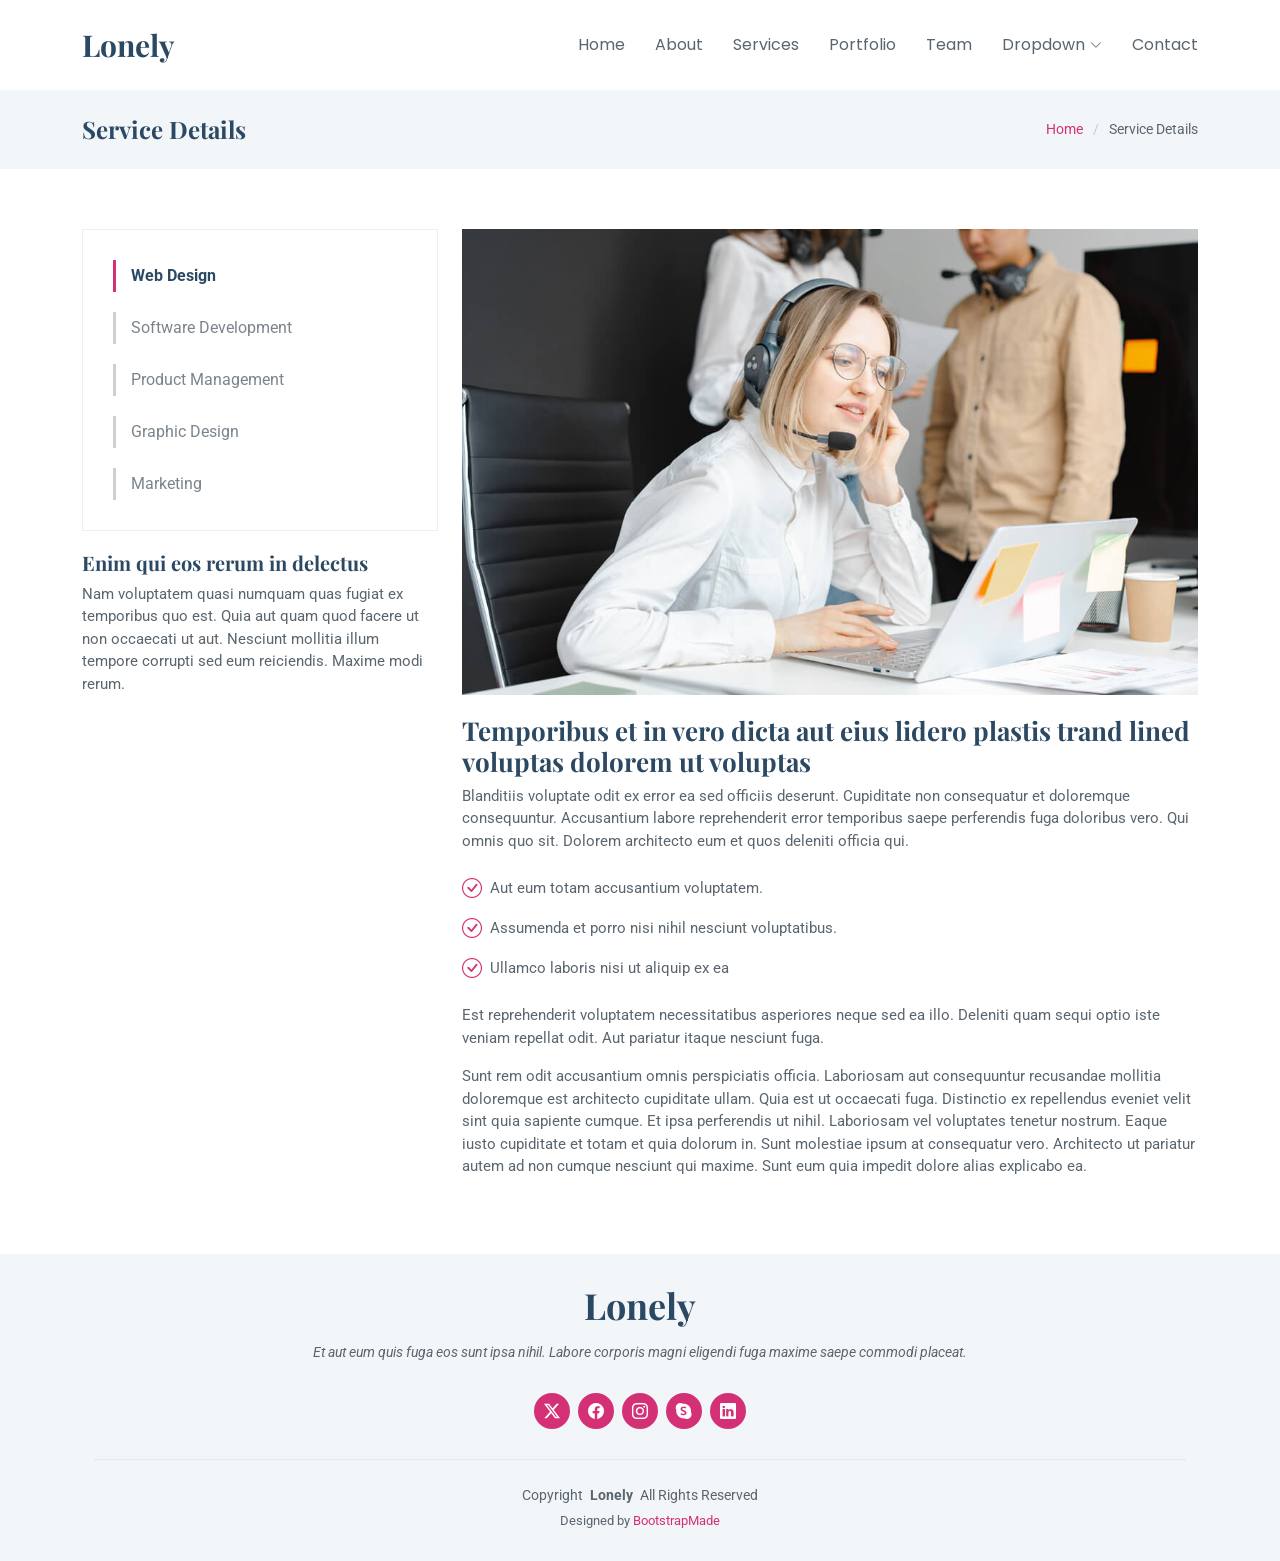
<file: service-details.html>
<!DOCTYPE html>
<html lang="en">

<head>
  <meta charset="utf-8">
  <meta content="width=device-width, initial-scale=1.0" name="viewport">
  <title>Service Details - Lonely Bootstrap Template</title>
  <meta name="description" content="">
  <meta name="keywords" content="">

  <!-- Favicons -->
  <link href="assets/img/favicon.png" rel="icon">
  <link href="assets/img/apple-touch-icon.png" rel="apple-touch-icon">

  <!-- Fonts -->
  <link href="https://fonts.googleapis.com" rel="preconnect">
  <link href="https://fonts.gstatic.com" rel="preconnect" crossorigin>
  <link href="https://fonts.googleapis.com/css2?family=Roboto:ital,wght@0,100;0,300;0,400;0,500;0,700;0,900;1,100;1,300;1,400;1,500;1,700;1,900&family=Poppins:ital,wght@0,100;0,200;0,300;0,400;0,500;0,600;0,700;0,800;0,900;1,100;1,200;1,300;1,400;1,500;1,600;1,700;1,800;1,900&family=Playfair+Display:ital,wght@0,400;0,500;0,600;0,700;0,800;0,900;1,400;1,500;1,600;1,700;1,800;1,900&display=swap" rel="stylesheet">

  <!-- Vendor CSS Files -->
  <link href="assets/vendor/bootstrap/css/bootstrap.min.css" rel="stylesheet">
  <link href="assets/vendor/bootstrap-icons/bootstrap-icons.css" rel="stylesheet">
  <link href="assets/vendor/aos/aos.css" rel="stylesheet">
  <link href="assets/vendor/glightbox/css/glightbox.min.css" rel="stylesheet">
  <link href="assets/vendor/swiper/swiper-bundle.min.css" rel="stylesheet">

  <!-- Main CSS File -->
  <link href="assets/css/main.css" rel="stylesheet">

  <!-- =======================================================
  * Template Name: Lonely
  * Template URL: https://bootstrapmade.com/free-html-bootstrap-template-lonely/
  * Updated: Aug 07 2024 with Bootstrap v5.3.3
  * Author: BootstrapMade.com
  * License: https://bootstrapmade.com/license/
  ======================================================== -->
</head>

<body class="service-details-page">

  <header id="header" class="header d-flex align-items-center sticky-top">
    <div class="container-fluid container-xl position-relative d-flex align-items-center justify-content-between">

      <a href="index.html" class="logo d-flex align-items-center">
        <!-- Uncomment the line below if you also wish to use an image logo -->
        <!-- <img src="assets/img/logo.png" alt=""> -->
        <h1 class="sitename">Lonely</h1>
      </a>

      <nav id="navmenu" class="navmenu">
        <ul>
          <li><a href="#hero">Home</a></li>
          <li><a href="#about">About</a></li>
          <li><a href="#services">Services</a></li>
          <li><a href="#portfolio">Portfolio</a></li>
          <li><a href="#team">Team</a></li>
          <li class="dropdown"><a href="#"><span>Dropdown</span> <i class="bi bi-chevron-down toggle-dropdown"></i></a>
            <ul>
              <li><a href="#">Dropdown 1</a></li>
              <li class="dropdown"><a href="#"><span>Deep Dropdown</span> <i class="bi bi-chevron-down toggle-dropdown"></i></a>
                <ul>
                  <li><a href="#">Deep Dropdown 1</a></li>
                  <li><a href="#">Deep Dropdown 2</a></li>
                  <li><a href="#">Deep Dropdown 3</a></li>
                  <li><a href="#">Deep Dropdown 4</a></li>
                  <li><a href="#">Deep Dropdown 5</a></li>
                </ul>
              </li>
              <li><a href="#">Dropdown 2</a></li>
              <li><a href="#">Dropdown 3</a></li>
              <li><a href="#">Dropdown 4</a></li>
            </ul>
          </li>
          <li><a href="#contact">Contact</a></li>
        </ul>
        <i class="mobile-nav-toggle d-xl-none bi bi-list"></i>
      </nav>

    </div>
  </header>

  <main class="main">

    <!-- Page Title -->
    <div class="page-title light-background">
      <div class="container d-lg-flex justify-content-between align-items-center">
        <h1 class="mb-2 mb-lg-0">Service Details</h1>
        <nav class="breadcrumbs">
          <ol>
            <li><a href="index.html">Home</a></li>
            <li class="current">Service Details</li>
          </ol>
        </nav>
      </div>
    </div><!-- End Page Title -->

    <!-- Service Details Section -->
    <section id="service-details" class="service-details section">

      <div class="container">

        <div class="row gy-4">

          <div class="col-lg-4" data-aos="fade-up" data-aos-delay="100">
            <div class="services-list">
              <a href="#" class="active">Web Design</a>
              <a href="#">Software Development</a>
              <a href="#">Product Management</a>
              <a href="#">Graphic Design</a>
              <a href="#">Marketing</a>
            </div>

            <h4>Enim qui eos rerum in delectus</h4>
            <p>Nam voluptatem quasi numquam quas fugiat ex temporibus quo est. Quia aut quam quod facere ut non occaecati ut aut. Nesciunt mollitia illum tempore corrupti sed eum reiciendis. Maxime modi rerum.</p>
          </div>

          <div class="col-lg-8" data-aos="fade-up" data-aos-delay="200">
            <img src="assets/img/services.jpg" alt="" class="img-fluid services-img">
            <h3>Temporibus et in vero dicta aut eius lidero plastis trand lined voluptas dolorem ut voluptas</h3>
            <p>
              Blanditiis voluptate odit ex error ea sed officiis deserunt. Cupiditate non consequatur et doloremque consequuntur. Accusantium labore reprehenderit error temporibus saepe perferendis fuga doloribus vero. Qui omnis quo sit. Dolorem architecto eum et quos deleniti officia qui.
            </p>
            <ul>
              <li><i class="bi bi-check-circle"></i> <span>Aut eum totam accusantium voluptatem.</span></li>
              <li><i class="bi bi-check-circle"></i> <span>Assumenda et porro nisi nihil nesciunt voluptatibus.</span></li>
              <li><i class="bi bi-check-circle"></i> <span>Ullamco laboris nisi ut aliquip ex ea</span></li>
            </ul>
            <p>
              Est reprehenderit voluptatem necessitatibus asperiores neque sed ea illo. Deleniti quam sequi optio iste veniam repellat odit. Aut pariatur itaque nesciunt fuga.
            </p>
            <p>
              Sunt rem odit accusantium omnis perspiciatis officia. Laboriosam aut consequuntur recusandae mollitia doloremque est architecto cupiditate ullam. Quia est ut occaecati fuga. Distinctio ex repellendus eveniet velit sint quia sapiente cumque. Et ipsa perferendis ut nihil. Laboriosam vel voluptates tenetur nostrum. Eaque iusto cupiditate et totam et quia dolorum in. Sunt molestiae ipsum at consequatur vero. Architecto ut pariatur autem ad non cumque nesciunt qui maxime. Sunt eum quia impedit dolore alias explicabo ea.
            </p>
          </div>

        </div>

      </div>

    </section><!-- /Service Details Section -->

  </main>

  <footer id="footer" class="footer light-background">
    <div class="container">
      <h3 class="sitename">Lonely</h3>
      <p>Et aut eum quis fuga eos sunt ipsa nihil. Labore corporis magni eligendi fuga maxime saepe commodi placeat.</p>
      <div class="social-links d-flex justify-content-center">
        <a href=""><i class="bi bi-twitter-x"></i></a>
        <a href=""><i class="bi bi-facebook"></i></a>
        <a href=""><i class="bi bi-instagram"></i></a>
        <a href=""><i class="bi bi-skype"></i></a>
        <a href=""><i class="bi bi-linkedin"></i></a>
      </div>
      <div class="container">
        <div class="copyright">
          <span>Copyright</span> <strong class="px-1 sitename">Lonely</strong> <span>All Rights Reserved</span>
        </div>
        <div class="credits">
          <!-- All the links in the footer should remain intact. -->
          <!-- You can delete the links only if you've purchased the pro version. -->
          <!-- Licensing information: https://bootstrapmade.com/license/ -->
          <!-- Purchase the pro version with working PHP/AJAX contact form: [buy-url] -->
          Designed by <a href="https://bootstrapmade.com/">BootstrapMade</a>
        </div>
      </div>
    </div>
  </footer>

  <!-- Scroll Top -->
  <a href="#" id="scroll-top" class="scroll-top d-flex align-items-center justify-content-center"><i class="bi bi-arrow-up-short"></i></a>

  <!-- Preloader -->
  <div id="preloader"></div>

  <!-- Vendor JS Files -->
  <script src="assets/vendor/bootstrap/js/bootstrap.bundle.min.js"></script>
  <script src="assets/vendor/php-email-form/validate.js"></script>
  <script src="assets/vendor/aos/aos.js"></script>
  <script src="assets/vendor/waypoints/noframework.waypoints.js"></script>
  <script src="assets/vendor/glightbox/js/glightbox.min.js"></script>
  <script src="assets/vendor/imagesloaded/imagesloaded.pkgd.min.js"></script>
  <script src="assets/vendor/isotope-layout/isotope.pkgd.min.js"></script>
  <script src="assets/vendor/swiper/swiper-bundle.min.js"></script>

  <!-- Main JS File -->
  <script src="assets/js/main.js"></script>

</body>

</html>
</file>
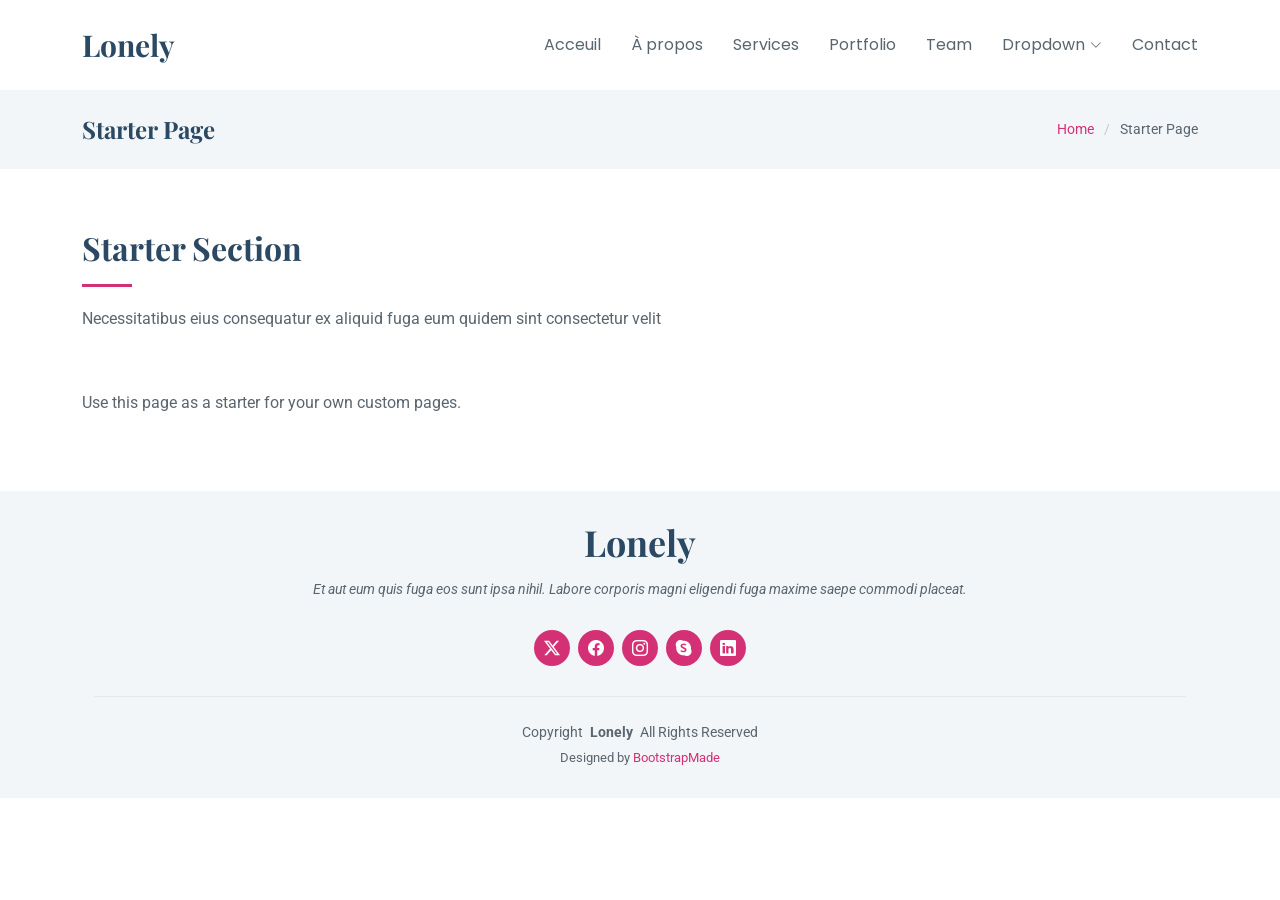
<file: starter-page.html>
<!DOCTYPE html>
<html lang="en">

<head>
  <meta charset="utf-8">
  <meta content="width=device-width, initial-scale=1.0" name="viewport">
  <title>Starter Page - Lonely Bootstrap Template</title>
  <meta name="description" content="">
  <meta name="keywords" content="">

  <!-- Favicons -->
  <link href="assets/img/favicon.png" rel="icon">
  <link href="assets/img/apple-touch-icon.png" rel="apple-touch-icon">

  <!-- Fonts -->
  <link href="https://fonts.googleapis.com" rel="preconnect">
  <link href="https://fonts.gstatic.com" rel="preconnect" crossorigin>
  <link href="https://fonts.googleapis.com/css2?family=Roboto:ital,wght@0,100;0,300;0,400;0,500;0,700;0,900;1,100;1,300;1,400;1,500;1,700;1,900&family=Poppins:ital,wght@0,100;0,200;0,300;0,400;0,500;0,600;0,700;0,800;0,900;1,100;1,200;1,300;1,400;1,500;1,600;1,700;1,800;1,900&family=Playfair+Display:ital,wght@0,400;0,500;0,600;0,700;0,800;0,900;1,400;1,500;1,600;1,700;1,800;1,900&display=swap" rel="stylesheet">

  <!-- Vendor CSS Files -->
  <link href="assets/vendor/bootstrap/css/bootstrap.min.css" rel="stylesheet">
  <link href="assets/vendor/bootstrap-icons/bootstrap-icons.css" rel="stylesheet">
  <link href="assets/vendor/aos/aos.css" rel="stylesheet">
  <link href="assets/vendor/glightbox/css/glightbox.min.css" rel="stylesheet">
  <link href="assets/vendor/swiper/swiper-bundle.min.css" rel="stylesheet">

  <!-- Main CSS File -->
  <link href="assets/css/main.css" rel="stylesheet">

  <!-- =======================================================
  * Template Name: Lonely
  * Template URL: https://bootstrapmade.com/free-html-bootstrap-template-lonely/
  * Updated: Aug 07 2024 with Bootstrap v5.3.3
  * Author: BootstrapMade.com
  * License: https://bootstrapmade.com/license/
  ======================================================== -->
</head>

<body class="starter-page-page">

  <header id="header" class="header d-flex align-items-center sticky-top">
    <div class="container-fluid container-xl position-relative d-flex align-items-center justify-content-between">

      <a href="index.html" class="logo d-flex align-items-center">
        <!-- Uncomment the line below if you also wish to use an image logo -->
        <!-- <img src="assets/img/logo.png" alt=""> -->
        <h1 class="sitename">Lonely</h1>
      </a>

      <nav id="navmenu" class="navmenu">
        <ul>
          <li><a href="#hero">Acceuil</a></li>
          <li><a href="#about">À propos</a></li>
          <li><a href="#services">Services</a></li>
          <li><a href="#portfolio">Portfolio</a></li>
          <li><a href="#team">Team</a></li>
          <li class="dropdown"><a href="#"><span>Dropdown</span> <i class="bi bi-chevron-down toggle-dropdown"></i></a>
            <ul>
              <li><a href="#">Dropdown 1</a></li>
              <li class="dropdown"><a href="#"><span>Deep Dropdown</span> <i class="bi bi-chevron-down toggle-dropdown"></i></a>
                <ul>
                  <li><a href="#">Deep Dropdown 1</a></li>
                  <li><a href="#">Deep Dropdown 2</a></li>
                  <li><a href="#">Deep Dropdown 3</a></li>
                  <li><a href="#">Deep Dropdown 4</a></li>
                  <li><a href="#">Deep Dropdown 5</a></li>
                </ul>
              </li>
              <li><a href="#">Dropdown 2</a></li>
              <li><a href="#">Dropdown 3</a></li>
              <li><a href="#">Dropdown 4</a></li>
            </ul>
          </li>
          <li><a href="#contact">Contact</a></li>
        </ul>
        <i class="mobile-nav-toggle d-xl-none bi bi-list"></i>
      </nav>

    </div>
  </header>

  <main class="main">

    <!-- Page Title -->
    <div class="page-title light-background">
      <div class="container d-lg-flex justify-content-between align-items-center">
        <h1 class="mb-2 mb-lg-0">Starter Page</h1>
        <nav class="breadcrumbs">
          <ol>
            <li><a href="index.html">Home</a></li>
            <li class="current">Starter Page</li>
          </ol>
        </nav>
      </div>
    </div><!-- End Page Title -->

    <!-- Starter Section Section -->
    <section id="starter-section" class="starter-section section">

      <!-- Section Title -->
      <div class="container section-title" data-aos="fade-up">
        <h2>Starter Section</h2>
        <p>Necessitatibus eius consequatur ex aliquid fuga eum quidem sint consectetur velit</p>
      </div><!-- End Section Title -->

      <div class="container" data-aos="fade-up">
        <p>Use this page as a starter for your own custom pages.</p>
      </div>

    </section><!-- /Starter Section Section -->

  </main>

  <footer id="footer" class="footer light-background">
    <div class="container">
      <h3 class="sitename">Lonely</h3>
      <p>Et aut eum quis fuga eos sunt ipsa nihil. Labore corporis magni eligendi fuga maxime saepe commodi placeat.</p>
      <div class="social-links d-flex justify-content-center">
        <a href=""><i class="bi bi-twitter-x"></i></a>
        <a href=""><i class="bi bi-facebook"></i></a>
        <a href=""><i class="bi bi-instagram"></i></a>
        <a href=""><i class="bi bi-skype"></i></a>
        <a href=""><i class="bi bi-linkedin"></i></a>
      </div>
      <div class="container">
        <div class="copyright">
          <span>Copyright</span> <strong class="px-1 sitename">Lonely</strong> <span>All Rights Reserved</span>
        </div>
        <div class="credits">
          <!-- All the links in the footer should remain intact. -->
          <!-- You can delete the links only if you've purchased the pro version. -->
          <!-- Licensing information: https://bootstrapmade.com/license/ -->
          <!-- Purchase the pro version with working PHP/AJAX contact form: [buy-url] -->
          Designed by <a href="https://bootstrapmade.com/">BootstrapMade</a>
        </div>
      </div>
    </div>
  </footer>

  <!-- Scroll Top -->
  <a href="#" id="scroll-top" class="scroll-top d-flex align-items-center justify-content-center"><i class="bi bi-arrow-up-short"></i></a>

  <!-- Preloader -->
  <div id="preloader"></div>

  <!-- Vendor JS Files -->
  <script src="assets/vendor/bootstrap/js/bootstrap.bundle.min.js"></script>
  <script src="assets/vendor/php-email-form/validate.js"></script>
  <script src="assets/vendor/aos/aos.js"></script>
  <script src="assets/vendor/waypoints/noframework.waypoints.js"></script>
  <script src="assets/vendor/glightbox/js/glightbox.min.js"></script>
  <script src="assets/vendor/imagesloaded/imagesloaded.pkgd.min.js"></script>
  <script src="assets/vendor/isotope-layout/isotope.pkgd.min.js"></script>
  <script src="assets/vendor/swiper/swiper-bundle.min.js"></script>

  <!-- Main JS File -->
  <script src="assets/js/main.js"></script>

</body>

</html>
</file>
<file: assets/css/main.css>
/**
* Template Name: Lonely
* Template URL: https://bootstrapmade.com/free-html-bootstrap-template-lonely/
* Updated: Aug 07 2024 with Bootstrap v5.3.3
* Author: BootstrapMade.com
* License: https://bootstrapmade.com/license/
*/

/*--------------------------------------------------------------
# Font & Color Variables
# Help: https://bootstrapmade.com/color-system/
--------------------------------------------------------------*/
/* Fonts */
:root {
  --default-font: "Roboto",  system-ui, -apple-system, "Segoe UI", Roboto, "Helvetica Neue", Arial, "Noto Sans", "Liberation Sans", sans-serif, "Apple Color Emoji", "Segoe UI Emoji", "Segoe UI Symbol", "Noto Color Emoji";
  --heading-font: "Playfair Display",  sans-serif;
  --nav-font: "Poppins",  sans-serif;
}

/* Global Colors - The following color variables are used throughout the website. Updating them here will change the color scheme of the entire website */
:root { 
  --background-color: #ffffff; /* Background color for the entire website, including individual sections */
  --default-color: #5a656e; /* Default color used for the majority of the text content across the entire website */
  --heading-color: #2c4964; /* Color for headings, subheadings and title throughout the website */
  --accent-color: #d43076; /* Accent color that represents your brand on the website. It's used for buttons, links, and other elements that need to stand out */
  --surface-color: #ffffff; /* The surface color is used as a background of boxed elements within sections, such as cards, icon boxes, or other elements that require a visual separation from the global background. */
  --contrast-color: #ffffff; /* Contrast color for text, ensuring readability against backgrounds of accent, heading, or default colors. */
}

/* Nav Menu Colors - The following color variables are used specifically for the navigation menu. They are separate from the global colors to allow for more customization options */
:root {
  --nav-color: #5a656e;  /* The default color of the main navmenu links */
  --nav-hover-color: #d43076; /* Applied to main navmenu links when they are hovered over or active */
  --nav-mobile-background-color: #ffffff; /* Used as the background color for mobile navigation menu */
  --nav-dropdown-background-color: #ffffff; /* Used as the background color for dropdown items that appear when hovering over primary navigation items */
  --nav-dropdown-color: #5a656e; /* Used for navigation links of the dropdown items in the navigation menu. */
  --nav-dropdown-hover-color: #d43076; /* Similar to --nav-hover-color, this color is applied to dropdown navigation links when they are hovered over. */
}

/* Color Presets - These classes override global colors when applied to any section or element, providing reuse of the sam color scheme. */

.light-background {
  --background-color: #f2f6f9;
  --surface-color: #ffffff;
}

.dark-background {
  --background-color: #060606;
  --default-color: #ffffff;
  --heading-color: #ffffff;
  --surface-color: #252525;
  --contrast-color: #ffffff;
}

/* Smooth scroll */
:root {
  scroll-behavior: smooth;
}

/*--------------------------------------------------------------
# General Styling & Shared Classes
--------------------------------------------------------------*/
body {
  color: var(--default-color);
  background-color: var(--background-color);
  font-family: var(--default-font);
}

a {
  color: var(--accent-color);
  text-decoration: none;
  transition: 0.3s;
}

a:hover {
  color: color-mix(in srgb, var(--accent-color), transparent 25%);
  text-decoration: none;
}

h1,
h2,
h3,
h4,
h5,
h6 {
  color: var(--heading-color);
  font-family: var(--heading-font);
}

/* PHP Email Form Messages
------------------------------*/
.php-email-form .error-message {
  display: none;
  background: #df1529;
  color: #ffffff;
  text-align: left;
  padding: 15px;
  margin-bottom: 24px;
  font-weight: 600;
}

.php-email-form .sent-message {
  display: none;
  color: #ffffff;
  background: #059652;
  text-align: center;
  padding: 15px;
  margin-bottom: 24px;
  font-weight: 600;
}

.php-email-form .loading {
  display: none;
  background: var(--surface-color);
  text-align: center;
  padding: 15px;
  margin-bottom: 24px;
}

.php-email-form .loading:before {
  content: "";
  display: inline-block;
  border-radius: 50%;
  width: 24px;
  height: 24px;
  margin: 0 10px -6px 0;
  border: 3px solid var(--accent-color);
  border-top-color: var(--surface-color);
  animation: php-email-form-loading 1s linear infinite;
}

@keyframes php-email-form-loading {
  0% {
    transform: rotate(0deg);
  }

  100% {
    transform: rotate(360deg);
  }
}

/*--------------------------------------------------------------
# Global Header
--------------------------------------------------------------*/
.header {
  color: var(--default-color);
  background-color: var(--background-color);
  padding: 15px 0;
  transition: all 0.5s;
  z-index: 997;
}

.header .logo {
  line-height: 1;
}

.header .logo img {
  max-height: 32px;
  margin-right: 8px;
}

.header .logo h1 {
  font-size: 30px;
  margin: 0;
  font-weight: 700;
  color: var(--heading-color);
}

.scrolled .header {
  box-shadow: 0px 0 18px rgba(0, 0, 0, 0.1);
}

/*--------------------------------------------------------------
# Navigation Menu
--------------------------------------------------------------*/
/* Navmenu - Desktop */
@media (min-width: 1200px) {
  .navmenu {
    padding: 0;
  }

  .navmenu ul {
    margin: 0;
    padding: 0;
    display: flex;
    list-style: none;
    align-items: center;
  }

  .navmenu li {
    position: relative;
  }

  .navmenu a,
  .navmenu a:focus {
    color: var(--nav-color);
    padding: 18px 15px;
    font-size: 16px;
    font-family: var(--nav-font);
    font-weight: 400;
    display: flex;
    align-items: center;
    justify-content: space-between;
    white-space: nowrap;
    transition: 0.3s;
  }

  .navmenu a i,
  .navmenu a:focus i {
    font-size: 12px;
    line-height: 0;
    margin-left: 5px;
    transition: 0.3s;
  }

  .navmenu li:last-child a {
    padding-right: 0;
  }

  .navmenu li:hover>a,
  .navmenu .active,
  .navmenu .active:focus {
    color: var(--nav-hover-color);
  }

  .navmenu .dropdown ul {
    margin: 0;
    padding: 10px 0;
    background: var(--nav-dropdown-background-color);
    display: block;
    position: absolute;
    visibility: hidden;
    left: 14px;
    top: 130%;
    opacity: 0;
    transition: 0.3s;
    border-radius: 4px;
    z-index: 99;
    box-shadow: 0px 0px 30px rgba(0, 0, 0, 0.1);
  }

  .navmenu .dropdown ul li {
    min-width: 200px;
  }

  .navmenu .dropdown ul a {
    padding: 10px 20px;
    font-size: 15px;
    text-transform: none;
    color: var(--nav-dropdown-color);
  }

  .navmenu .dropdown ul a i {
    font-size: 12px;
  }

  .navmenu .dropdown ul a:hover,
  .navmenu .dropdown ul .active:hover,
  .navmenu .dropdown ul li:hover>a {
    color: var(--nav-dropdown-hover-color);
  }

  .navmenu .dropdown:hover>ul {
    opacity: 1;
    top: 100%;
    visibility: visible;
  }

  .navmenu .dropdown .dropdown ul {
    top: 0;
    left: -90%;
    visibility: hidden;
  }

  .navmenu .dropdown .dropdown:hover>ul {
    opacity: 1;
    top: 0;
    left: -100%;
    visibility: visible;
  }
}

/* Navmenu - Mobile */
@media (max-width: 1199px) {
  .mobile-nav-toggle {
    color: var(--nav-color);
    font-size: 28px;
    line-height: 0;
    margin-right: 10px;
    cursor: pointer;
    transition: color 0.3s;
  }

  .navmenu {
    padding: 0;
    z-index: 9997;
  }

  .navmenu ul {
    display: none;
    list-style: none;
    position: absolute;
    inset: 60px 20px 20px 20px;
    padding: 10px 0;
    margin: 0;
    border-radius: 6px;
    background-color: var(--nav-mobile-background-color);
    overflow-y: auto;
    transition: 0.3s;
    z-index: 9998;
    box-shadow: 0px 0px 30px rgba(0, 0, 0, 0.1);
  }

  .navmenu a,
  .navmenu a:focus {
    color: var(--nav-dropdown-color);
    padding: 10px 20px;
    font-family: var(--nav-font);
    font-size: 17px;
    font-weight: 500;
    display: flex;
    align-items: center;
    justify-content: space-between;
    white-space: nowrap;
    transition: 0.3s;
  }

  .navmenu a i,
  .navmenu a:focus i {
    font-size: 12px;
    line-height: 0;
    margin-left: 5px;
    width: 30px;
    height: 30px;
    display: flex;
    align-items: center;
    justify-content: center;
    border-radius: 50%;
    transition: 0.3s;
    background-color: color-mix(in srgb, var(--accent-color), transparent 90%);
  }

  .navmenu a i:hover,
  .navmenu a:focus i:hover {
    background-color: var(--accent-color);
    color: var(--contrast-color);
  }

  .navmenu a:hover,
  .navmenu .active,
  .navmenu .active:focus {
    color: var(--nav-dropdown-hover-color);
  }

  .navmenu .active i,
  .navmenu .active:focus i {
    background-color: var(--accent-color);
    color: var(--contrast-color);
    transform: rotate(180deg);
  }

  .navmenu .dropdown ul {
    position: static;
    display: none;
    z-index: 99;
    padding: 10px 0;
    margin: 10px 20px;
    background-color: var(--nav-dropdown-background-color);
    border: 1px solid color-mix(in srgb, var(--default-color), transparent 90%);
    box-shadow: none;
    transition: all 0.5s ease-in-out;
  }

  .navmenu .dropdown ul ul {
    background-color: rgba(33, 37, 41, 0.1);
  }

  .navmenu .dropdown>.dropdown-active {
    display: block;
    background-color: rgba(33, 37, 41, 0.03);
  }

  .mobile-nav-active {
    overflow: hidden;
  }

  .mobile-nav-active .mobile-nav-toggle {
    color: #fff;
    position: absolute;
    font-size: 32px;
    top: 15px;
    right: 15px;
    margin-right: 0;
    z-index: 9999;
  }

  .mobile-nav-active .navmenu {
    position: fixed;
    overflow: hidden;
    inset: 0;
    background: rgba(33, 37, 41, 0.8);
    transition: 0.3s;
  }

  .mobile-nav-active .navmenu>ul {
    display: block;
  }
}

/*--------------------------------------------------------------
# Global Footer
--------------------------------------------------------------*/
.footer {
  color: var(--default-color);
  background-color: var(--background-color);
  font-size: 14px;
  text-align: center;
  padding: 30px 0;
  position: relative;
}

.footer h3 {
  font-size: 36px;
  font-weight: 700;
  position: relative;
  padding: 0;
  margin: 0 0 15px 0;
}

.footer p {
  font-size: 15;
  font-style: italic;
  padding: 0;
  margin: 0 0 30px 0;
}

.footer .social-links {
  margin: 0 0 30px 0;
}

.footer .social-links a {
  font-size: 16px;
  display: flex;
  align-items: center;
  justify-content: center;
  background: var(--accent-color);
  color: var(--contrast-color);
  line-height: 1;
  margin: 0 4px;
  border-radius: 50%;
  text-align: center;
  width: 36px;
  height: 36px;
  transition: 0.3s;
}

.footer .social-links a:hover {
  background: color-mix(in srgb, var(--accent-color), transparent 20%);
  text-decoration: none;
}

.footer .copyright {
  padding-top: 25px;
  border-top: 1px solid color-mix(in srgb, var(--default-color), transparent 90%);
}

.footer .credits {
  font-size: 13px;
  padding-top: 5px;
}

/*--------------------------------------------------------------
# Preloader
--------------------------------------------------------------*/
#preloader {
  position: fixed;
  inset: 0;
  z-index: 999999;
  overflow: hidden;
  background: var(--background-color);
  transition: all 0.6s ease-out;
}

#preloader:before {
  content: "";
  position: fixed;
  top: calc(50% - 30px);
  left: calc(50% - 30px);
  border: 6px solid #ffffff;
  border-color: var(--accent-color) transparent var(--accent-color) transparent;
  border-radius: 50%;
  width: 60px;
  height: 60px;
  animation: animate-preloader 1.5s linear infinite;
}

@keyframes animate-preloader {
  0% {
    transform: rotate(0deg);
  }

  100% {
    transform: rotate(360deg);
  }
}

/*--------------------------------------------------------------
# Scroll Top Button
--------------------------------------------------------------*/
.scroll-top {
  position: fixed;
  visibility: hidden;
  opacity: 0;
  right: 15px;
  bottom: 15px;
  z-index: 99999;
  background-color: var(--accent-color);
  width: 40px;
  height: 40px;
  border-radius: 4px;
  transition: all 0.4s;
}

.scroll-top i {
  font-size: 24px;
  color: var(--contrast-color);
  line-height: 0;
}

.scroll-top:hover {
  background-color: color-mix(in srgb, var(--accent-color), transparent 20%);
  color: var(--contrast-color);
}

.scroll-top.active {
  visibility: visible;
  opacity: 1;
}

/*--------------------------------------------------------------
# Disable aos animation delay on mobile devices
--------------------------------------------------------------*/
@media screen and (max-width: 768px) {
  [data-aos-delay] {
    transition-delay: 0 !important;
  }
}

/*--------------------------------------------------------------
# Global Page Titles & Breadcrumbs
--------------------------------------------------------------*/
.page-title {
  color: var(--default-color);
  background-color: var(--background-color);
  padding: 25px 0;
  position: relative;
}

.page-title h1 {
  font-size: 24px;
  font-weight: 700;
}

.page-title .breadcrumbs ol {
  display: flex;
  flex-wrap: wrap;
  list-style: none;
  padding: 0;
  margin: 0;
  font-size: 14px;
  font-weight: 400;
}

.page-title .breadcrumbs ol li+li {
  padding-left: 10px;
}

.page-title .breadcrumbs ol li+li::before {
  content: "/";
  display: inline-block;
  padding-right: 10px;
  color: color-mix(in srgb, var(--default-color), transparent 70%);
}

/*--------------------------------------------------------------
# Global Sections
--------------------------------------------------------------*/
section,
.section {
  color: var(--default-color);
  background-color: var(--background-color);
  padding: 60px 0;
  scroll-margin-top: 90px;
  overflow: clip;
}

@media (max-width: 1199px) {

  section,
  .section {
    scroll-margin-top: 66px;
  }
}

/*--------------------------------------------------------------
# Global Section Titles
--------------------------------------------------------------*/
.section-title {
  padding-bottom: 60px;
  position: relative;
}

.section-title h2 {
  font-size: 32px;
  font-weight: 700;
  margin-bottom: 20px;
  padding-bottom: 20px;
  position: relative;
}

.section-title h2:after {
  content: "";
  position: absolute;
  display: block;
  width: 50px;
  height: 3px;
  background: var(--accent-color);
  left: 0;
  right: 0;
  bottom: 0;
}

.section-title p {
  margin-bottom: 0;
}

/*--------------------------------------------------------------
# Hero Section
--------------------------------------------------------------*/
.hero {
  background: url(../img/acceuil-4.jpg) top center no-repeat;
  background-size: cover;
  width: 100%;
  min-height: 90vh;
  position: relative;
  padding: 120px 0 60px 0;
  display: flex;
  align-items: center;
  justify-content: center;
}

.hero:before {
  content: "";
  background: color-mix(in srgb, var(--background-color), transparent 90%);
  position: absolute;
  inset: 0;
  z-index: 2;
}

.hero img {
  position: absolute;
  inset: 0;
  display: block;
  width: 100%;
  height: 100%;
  object-fit: cover;
  z-index: 1;
}

.hero .container {
  position: relative;
  z-index: 3;
}

.hero h2 {
  margin: 0;
  font-size: 36px;
  font-weight: 700;
  line-height: 56px;
}

.hero p {
  color: color-mix(in srgb, var(--default-color), transparent 20%);
  margin: 10px 0 0 0;
  font-size: 16px;
  font-weight: 500;
  letter-spacing: 1px;
}

@media (max-width: 640px) {
  .hero h1 {
    font-size: 30px;
    line-height: 36px;
  }
}

.hero .btn-scroll {
  transition: 0.4s;
  color: color-mix(in srgb, var(--default-color), transparent 60%);
  display: block;
  margin-top: 30px;
  animation: btn-up-down 1s ease-in-out infinite alternate-reverse both;
}

.hero .btn-scroll i {
  font-size: 48px;
}

.hero .btn-scroll:hover {
  color: var(--accent-color);
}

@keyframes btn-up-down {
  0% {
    transform: translateY(5px);
  }

  100% {
    transform: translateY(-5px);
  }
}

/*--------------------------------------------------------------
# About Section
--------------------------------------------------------------*/
.about .content h2 {
  font-weight: 700;
  font-size: 24px;
}

.about .content ul {
  list-style: none;
  padding: 0;
}

.about .content ul li {
  margin-bottom: 20px;
  display: flex;
  align-items: center;
}

.about .content ul strong {
  margin-right: 10px;
}

.about .content ul i {
  font-size: 16px;
  margin-right: 5px;
  color: var(--accent-color);
  line-height: 0;
}

/*--------------------------------------------------------------
# Skills Section
--------------------------------------------------------------*/
.skills .progress {
  height: 60px;
  display: block;
  background: none;
  border-radius: 0;
}

.skills .progress .skill {
  color: var(--heading-color);
  padding: 0;
  margin: 0 0 6px 0;
  text-transform: uppercase;
  display: block;
  font-weight: 600;
  font-family: var(--heading-font);
}

.skills .progress .skill .val {
  float: right;
  font-style: normal;
}

.skills .progress-bar-wrap {
  background: color-mix(in srgb, var(--default-color), transparent 90%);
  height: 10px;
}

.skills .progress-bar {
  width: 1px;
  height: 10px;
  transition: 0.9s;
  background-color: var(--accent-color);
}

/*--------------------------------------------------------------
# Resume Section
--------------------------------------------------------------*/
.resume .resume-title {
  color: var(--heading-color);
  font-size: 26px;
  font-weight: 700;
  margin-top: 20px;
  margin-bottom: 20px;
}

.resume .resume-item {
  padding: 0 0 20px 20px;
  margin-top: -2px;
  border-left: 2px solid var(--accent-color);
  position: relative;
}

.resume .resume-item h4 {
  line-height: 18px;
  font-size: 18px;
  font-weight: 600;
  text-transform: uppercase;
  color: color-mix(in srgb, var(--default-color), transparent 20%);
  margin-bottom: 10px;
}

.resume .resume-item h5 {
  font-size: 16px;
  padding: 5px 15px;
  display: inline-block;
  font-weight: 600;
  margin-bottom: 10px;
}

.resume .resume-item ul {
  padding-left: 20px;
}

.resume .resume-item ul li {
  padding-bottom: 10px;
}

.resume .resume-item:last-child {
  padding-bottom: 0;
}

.resume .resume-item::before {
  content: "";
  position: absolute;
  width: 16px;
  height: 16px;
  border-radius: 50px;
  left: -9px;
  top: 0;
  background: var(--background-color);
  border: 2px solid var(--accent-color);
}

/*--------------------------------------------------------------
# Services Section
--------------------------------------------------------------*/
.services .service-item {
  background-color: var(--surface-color);
  box-shadow: 0px 0 25px 0 rgba(0, 0, 0, 0.1);
  padding: 50px 30px;
  transition: all 0.3s ease-in-out;
  height: 100%;
  position: relative;
  z-index: 1;
}

.services .service-item:before {
  content: "";
  position: absolute;
  background: var(--accent-color);
  inset: 100% 0 0 0;
  transition: all 0.3s;
  z-index: -1;
}

.services .service-item .icon {
  margin-bottom: 10px;
}

.services .service-item .icon i {
  color: var(--accent-color);
  font-size: 36px;
  transition: ease-in-out 0.3s;
}

.services .service-item h4 {
  font-weight: 700;
  margin-bottom: 15px;
  font-size: 20px;
}

.services .service-item h4 a {
  color: var(--heading-color);
  transition: ease-in-out 0.3s;
}

.services .service-item p {
  line-height: 24px;
  font-size: 14px;
  margin-bottom: 0;
  transition: ease-in-out 0.3s;
}

.services .service-item:hover h4 a,
.services .service-item:hover .icon i,
.services .service-item:hover p {
  color: var(--contrast-color);
}

.services .service-item:hover:before {
  background: var(--accent-color);
  inset: 0;
  border-radius: 0px;
}

/*--------------------------------------------------------------
# Portfolio Section
--------------------------------------------------------------*/
.portfolio .portfolio-filters {
  padding: 0;
  margin: 0 auto 20px auto;
  list-style: none;
  text-align: center;
}

.portfolio .portfolio-filters li {
  background-color: var(--surface-color);
  cursor: pointer;
  display: inline-block;
  padding: 8px 20px 10px 20px;
  margin: 0 2px;
  font-size: 15px;
  font-weight: 500;
  line-height: 1;
  margin-bottom: 5px;
  border-radius: 50px;
  transition: all 0.3s ease-in-out;
}

.portfolio .portfolio-filters li:hover,
.portfolio .portfolio-filters li.filter-active {
  color: var(--contrast-color);
  background-color: var(--accent-color);
}

.portfolio .portfolio-filters li:first-child {
  margin-left: 0;
}

.portfolio .portfolio-filters li:last-child {
  margin-right: 0;
}

@media (max-width: 575px) {
  .portfolio .portfolio-filters li {
    font-size: 14px;
    margin: 0 0 10px 0;
  }
}

.portfolio .portfolio-item {
  position: relative;
  overflow: hidden;
}

.portfolio .portfolio-item .portfolio-info {
  opacity: 0;
  position: absolute;
  left: 12px;
  right: 12px;
  bottom: -100%;
  z-index: 3;
  transition: all ease-in-out 0.5s;
  background: color-mix(in srgb, var(--surface-color), transparent 10%);
  padding: 15px;
}

.portfolio .portfolio-item .portfolio-info h4 {
  font-size: 18px;
  font-weight: 600;
  padding-right: 50px;
}

.portfolio .portfolio-item .portfolio-info p {
  color: color-mix(in srgb, var(--default-color), transparent 30%);
  font-size: 14px;
  margin-bottom: 0;
  padding-right: 50px;
}

.portfolio .portfolio-item .portfolio-info .preview-link,
.portfolio .portfolio-item .portfolio-info .details-link {
  position: absolute;
  right: 50px;
  font-size: 24px;
  top: calc(50% - 14px);
  color: color-mix(in srgb, var(--default-color), transparent 30%);
  transition: 0.3s;
  line-height: 0;
}

.portfolio .portfolio-item .portfolio-info .preview-link:hover,
.portfolio .portfolio-item .portfolio-info .details-link:hover {
  color: var(--accent-color);
}

.portfolio .portfolio-item .portfolio-info .details-link {
  right: 14px;
  font-size: 28px;
}

.portfolio .portfolio-item:hover .portfolio-info {
  opacity: 1;
  bottom: 0;
}

/*--------------------------------------------------------------
# Testimonials Section
--------------------------------------------------------------*/
.testimonials .testimonials-carousel,
.testimonials .testimonials-slider {
  overflow: hidden;
}

.testimonials .testimonial-item {
  box-sizing: content-box;
  min-height: 320px;
}

.testimonials .testimonial-item .testimonial-img {
  width: 90px;
  border-radius: 50%;
  margin: -40px 0 0 40px;
  position: relative;
  z-index: 2;
  border: 6px solid var(--background-color);
}

.testimonials .testimonial-item h3 {
  font-size: 18px;
  font-weight: bold;
  margin: 10px 0 5px 45px;
}

.testimonials .testimonial-item h4 {
  font-size: 14px;
  color: color-mix(in srgb, var(--default-color), transparent 20%);
  margin: 0 0 0 45px;
}

.testimonials .testimonial-item .quote-icon-left,
.testimonials .testimonial-item .quote-icon-right {
  color: color-mix(in srgb, var(--accent-color), transparent 50%);
  font-size: 26px;
  line-height: 0;
}

.testimonials .testimonial-item .quote-icon-left {
  display: inline-block;
  left: -5px;
  position: relative;
}

.testimonials .testimonial-item .quote-icon-right {
  display: inline-block;
  right: -5px;
  position: relative;
  top: 10px;
  transform: scale(-1, -1);
}

.testimonials .testimonial-item p {
  font-style: italic;
  margin: 0 15px 0 15px;
  padding: 20px 20px 60px 20px;
  background: color-mix(in srgb, var(--default-color), transparent 97%);
  position: relative;
  border-radius: 6px;
  position: relative;
  z-index: 1;
}

.testimonials .swiper-wrapper {
  height: auto;
}

.testimonials .swiper-pagination {
  margin-top: 20px;
  position: relative;
}

.testimonials .swiper-pagination .swiper-pagination-bullet {
  width: 12px;
  height: 12px;
  background-color: var(--background-color);
  opacity: 1;
  border: 1px solid var(--accent-color);
}

.testimonials .swiper-pagination .swiper-pagination-bullet-active {
  background-color: var(--accent-color);
}

/*--------------------------------------------------------------
# Contact Section
--------------------------------------------------------------*/
.contact .info-item+.info-item {
  margin-top: 40px;
}

.contact .info-item i {
  color: var(--accent-color);
  background: color-mix(in srgb, var(--accent-color), transparent 92%);
  font-size: 20px;
  width: 44px;
  height: 44px;
  display: flex;
  justify-content: center;
  align-items: center;
  border-radius: 50px;
  transition: all 0.3s ease-in-out;
  margin-right: 15px;
}

.contact .info-item h3 {
  padding: 0;
  font-size: 18px;
  font-weight: 700;
  margin-bottom: 5px;
}

.contact .info-item p {
  padding: 0;
  margin-bottom: 0;
  font-size: 14px;
}

.contact .info-item:hover i {
  background: var(--accent-color);
  color: var(--contrast-color);
}

.contact .php-email-form {
  height: 100%;
}

.contact .php-email-form input[type=text],
.contact .php-email-form input[type=email],
.contact .php-email-form textarea {
  font-size: 14px;
  padding: 10px 15px;
  box-shadow: none;
  border-radius: 0;
  color: var(--default-color);
  background-color: color-mix(in srgb, var(--background-color), transparent 50%);
  border-color: color-mix(in srgb, var(--default-color), transparent 80%);
}

.contact .php-email-form input[type=text]:focus,
.contact .php-email-form input[type=email]:focus,
.contact .php-email-form textarea:focus {
  border-color: var(--accent-color);
}

.contact .php-email-form input[type=text]::placeholder,
.contact .php-email-form input[type=email]::placeholder,
.contact .php-email-form textarea::placeholder {
  color: color-mix(in srgb, var(--default-color), transparent 70%);
}

.contact .php-email-form button[type=submit] {
  color: var(--contrast-color);
  background: var(--accent-color);
  border: 0;
  padding: 10px 30px;
  transition: 0.4s;
  border-radius: 50px;
}

.contact .php-email-form button[type=submit]:hover {
  background: color-mix(in srgb, var(--accent-color), transparent 25%);
}

/*--------------------------------------------------------------
# Portfolio Details Section
--------------------------------------------------------------*/
.portfolio-details .portfolio-details-slider img {
  width: 100%;
}

.portfolio-details .portfolio-details-slider .swiper-pagination {
  margin-top: 20px;
  position: relative;
}

.portfolio-details .portfolio-details-slider .swiper-pagination .swiper-pagination-bullet {
  width: 12px;
  height: 12px;
  background-color: color-mix(in srgb, var(--default-color), transparent 85%);
  opacity: 1;
}

.portfolio-details .portfolio-details-slider .swiper-pagination .swiper-pagination-bullet-active {
  background-color: var(--accent-color);
}

.portfolio-details .portfolio-info {
  background-color: var(--surface-color);
  padding: 30px;
  box-shadow: 0px 0 30px rgba(0, 0, 0, 0.1);
}

.portfolio-details .portfolio-info h3 {
  font-size: 22px;
  font-weight: 700;
  margin-bottom: 20px;
  padding-bottom: 20px;
  border-bottom: 1px solid color-mix(in srgb, var(--default-color), transparent 85%);
}

.portfolio-details .portfolio-info ul {
  list-style: none;
  padding: 0;
  font-size: 15px;
}

.portfolio-details .portfolio-info ul li+li {
  margin-top: 10px;
}

.portfolio-details .portfolio-description {
  padding-top: 30px;
}

.portfolio-details .portfolio-description h2 {
  font-size: 26px;
  font-weight: 700;
  margin-bottom: 20px;
}

.portfolio-details .portfolio-description p {
  padding: 0;
  color: color-mix(in srgb, var(--default-color), transparent 30%);
}

/*--------------------------------------------------------------
# Service Details Section
--------------------------------------------------------------*/
.service-details .services-list {
  background-color: var(--surface-color);
  padding: 10px 30px;
  border: 1px solid color-mix(in srgb, var(--default-color), transparent 90%);
  margin-bottom: 20px;
}

.service-details .services-list a {
  display: block;
  line-height: 1;
  padding: 8px 0 8px 15px;
  border-left: 3px solid color-mix(in srgb, var(--default-color), transparent 70%);
  margin: 20px 0;
  color: color-mix(in srgb, var(--default-color), transparent 20%);
  transition: 0.3s;
}

.service-details .services-list a.active {
  color: var(--heading-color);
  font-weight: 700;
  border-color: var(--accent-color);
}

.service-details .services-list a:hover {
  border-color: var(--accent-color);
}

.service-details .services-img {
  margin-bottom: 20px;
}

.service-details h3 {
  font-size: 26px;
  font-weight: 700;
}

.service-details h4 {
  font-size: 20px;
  font-weight: 700;
}

.service-details p {
  font-size: 15px;
}

.service-details ul {
  list-style: none;
  padding: 0;
  font-size: 15px;
}

.service-details ul li {
  padding: 5px 0;
  display: flex;
  align-items: center;
}

.service-details ul i {
  font-size: 20px;
  margin-right: 8px;
  color: var(--accent-color);
}

/*--------------------------------------------------------------
# Starter Section Section
--------------------------------------------------------------*/
.starter-section {
  /* Add your styles here */
}
</file>
<file: Lonely/assets/css/main.css>
/**
* Template Name: Lonely
* Template URL: https://bootstrapmade.com/free-html-bootstrap-template-lonely/
* Updated: Aug 07 2024 with Bootstrap v5.3.3
* Author: BootstrapMade.com
* License: https://bootstrapmade.com/license/
*/

/*--------------------------------------------------------------
# Font & Color Variables
# Help: https://bootstrapmade.com/color-system/
--------------------------------------------------------------*/
/* Fonts */
:root {
  --default-font: "Roboto",  system-ui, -apple-system, "Segoe UI", Roboto, "Helvetica Neue", Arial, "Noto Sans", "Liberation Sans", sans-serif, "Apple Color Emoji", "Segoe UI Emoji", "Segoe UI Symbol", "Noto Color Emoji";
  --heading-font: "Playfair Display",  sans-serif;
  --nav-font: "Poppins",  sans-serif;
}

/* Global Colors - The following color variables are used throughout the website. Updating them here will change the color scheme of the entire website */
:root { 
  --background-color: #ffffff; /* Background color for the entire website, including individual sections */
  --default-color: #5a656e; /* Default color used for the majority of the text content across the entire website */
  --heading-color: #2c4964; /* Color for headings, subheadings and title throughout the website */
  --accent-color: #d43076; /* Accent color that represents your brand on the website. It's used for buttons, links, and other elements that need to stand out */
  --surface-color: #ffffff; /* The surface color is used as a background of boxed elements within sections, such as cards, icon boxes, or other elements that require a visual separation from the global background. */
  --contrast-color: #ffffff; /* Contrast color for text, ensuring readability against backgrounds of accent, heading, or default colors. */
}

/* Nav Menu Colors - The following color variables are used specifically for the navigation menu. They are separate from the global colors to allow for more customization options */
:root {
  --nav-color: #5a656e;  /* The default color of the main navmenu links */
  --nav-hover-color: #d43076; /* Applied to main navmenu links when they are hovered over or active */
  --nav-mobile-background-color: #ffffff; /* Used as the background color for mobile navigation menu */
  --nav-dropdown-background-color: #ffffff; /* Used as the background color for dropdown items that appear when hovering over primary navigation items */
  --nav-dropdown-color: #5a656e; /* Used for navigation links of the dropdown items in the navigation menu. */
  --nav-dropdown-hover-color: #d43076; /* Similar to --nav-hover-color, this color is applied to dropdown navigation links when they are hovered over. */
}

/* Color Presets - These classes override global colors when applied to any section or element, providing reuse of the sam color scheme. */

.light-background {
  --background-color: #f2f6f9;
  --surface-color: #ffffff;
}

.dark-background {
  --background-color: #060606;
  --default-color: #ffffff;
  --heading-color: #ffffff;
  --surface-color: #252525;
  --contrast-color: #ffffff;
}

/* Smooth scroll */
:root {
  scroll-behavior: smooth;
}

/*--------------------------------------------------------------
# General Styling & Shared Classes
--------------------------------------------------------------*/
body {
  color: var(--default-color);
  background-color: var(--background-color);
  font-family: var(--default-font);
}

a {
  color: var(--accent-color);
  text-decoration: none;
  transition: 0.3s;
}

a:hover {
  color: color-mix(in srgb, var(--accent-color), transparent 25%);
  text-decoration: none;
}

h1,
h2,
h3,
h4,
h5,
h6 {
  color: var(--heading-color);
  font-family: var(--heading-font);
}

/* PHP Email Form Messages
------------------------------*/
.php-email-form .error-message {
  display: none;
  background: #df1529;
  color: #ffffff;
  text-align: left;
  padding: 15px;
  margin-bottom: 24px;
  font-weight: 600;
}

.php-email-form .sent-message {
  display: none;
  color: #ffffff;
  background: #059652;
  text-align: center;
  padding: 15px;
  margin-bottom: 24px;
  font-weight: 600;
}

.php-email-form .loading {
  display: none;
  background: var(--surface-color);
  text-align: center;
  padding: 15px;
  margin-bottom: 24px;
}

.php-email-form .loading:before {
  content: "";
  display: inline-block;
  border-radius: 50%;
  width: 24px;
  height: 24px;
  margin: 0 10px -6px 0;
  border: 3px solid var(--accent-color);
  border-top-color: var(--surface-color);
  animation: php-email-form-loading 1s linear infinite;
}

@keyframes php-email-form-loading {
  0% {
    transform: rotate(0deg);
  }

  100% {
    transform: rotate(360deg);
  }
}

/*--------------------------------------------------------------
# Global Header
--------------------------------------------------------------*/
.header {
  color: var(--default-color);
  background-color: var(--background-color);
  padding: 15px 0;
  transition: all 0.5s;
  z-index: 997;
}

.header .logo {
  line-height: 1;
}

.header .logo img {
  max-height: 32px;
  margin-right: 8px;
}

.header .logo h1 {
  font-size: 30px;
  margin: 0;
  font-weight: 700;
  color: var(--heading-color);
}

.scrolled .header {
  box-shadow: 0px 0 18px rgba(0, 0, 0, 0.1);
}

/*--------------------------------------------------------------
# Navigation Menu
--------------------------------------------------------------*/
/* Navmenu - Desktop */
@media (min-width: 1200px) {
  .navmenu {
    padding: 0;
  }

  .navmenu ul {
    margin: 0;
    padding: 0;
    display: flex;
    list-style: none;
    align-items: center;
  }

  .navmenu li {
    position: relative;
  }

  .navmenu a,
  .navmenu a:focus {
    color: var(--nav-color);
    padding: 18px 15px;
    font-size: 16px;
    font-family: var(--nav-font);
    font-weight: 400;
    display: flex;
    align-items: center;
    justify-content: space-between;
    white-space: nowrap;
    transition: 0.3s;
  }

  .navmenu a i,
  .navmenu a:focus i {
    font-size: 12px;
    line-height: 0;
    margin-left: 5px;
    transition: 0.3s;
  }

  .navmenu li:last-child a {
    padding-right: 0;
  }

  .navmenu li:hover>a,
  .navmenu .active,
  .navmenu .active:focus {
    color: var(--nav-hover-color);
  }

  .navmenu .dropdown ul {
    margin: 0;
    padding: 10px 0;
    background: var(--nav-dropdown-background-color);
    display: block;
    position: absolute;
    visibility: hidden;
    left: 14px;
    top: 130%;
    opacity: 0;
    transition: 0.3s;
    border-radius: 4px;
    z-index: 99;
    box-shadow: 0px 0px 30px rgba(0, 0, 0, 0.1);
  }

  .navmenu .dropdown ul li {
    min-width: 200px;
  }

  .navmenu .dropdown ul a {
    padding: 10px 20px;
    font-size: 15px;
    text-transform: none;
    color: var(--nav-dropdown-color);
  }

  .navmenu .dropdown ul a i {
    font-size: 12px;
  }

  .navmenu .dropdown ul a:hover,
  .navmenu .dropdown ul .active:hover,
  .navmenu .dropdown ul li:hover>a {
    color: var(--nav-dropdown-hover-color);
  }

  .navmenu .dropdown:hover>ul {
    opacity: 1;
    top: 100%;
    visibility: visible;
  }

  .navmenu .dropdown .dropdown ul {
    top: 0;
    left: -90%;
    visibility: hidden;
  }

  .navmenu .dropdown .dropdown:hover>ul {
    opacity: 1;
    top: 0;
    left: -100%;
    visibility: visible;
  }
}

/* Navmenu - Mobile */
@media (max-width: 1199px) {
  .mobile-nav-toggle {
    color: var(--nav-color);
    font-size: 28px;
    line-height: 0;
    margin-right: 10px;
    cursor: pointer;
    transition: color 0.3s;
  }

  .navmenu {
    padding: 0;
    z-index: 9997;
  }

  .navmenu ul {
    display: none;
    list-style: none;
    position: absolute;
    inset: 60px 20px 20px 20px;
    padding: 10px 0;
    margin: 0;
    border-radius: 6px;
    background-color: var(--nav-mobile-background-color);
    overflow-y: auto;
    transition: 0.3s;
    z-index: 9998;
    box-shadow: 0px 0px 30px rgba(0, 0, 0, 0.1);
  }

  .navmenu a,
  .navmenu a:focus {
    color: var(--nav-dropdown-color);
    padding: 10px 20px;
    font-family: var(--nav-font);
    font-size: 17px;
    font-weight: 500;
    display: flex;
    align-items: center;
    justify-content: space-between;
    white-space: nowrap;
    transition: 0.3s;
  }

  .navmenu a i,
  .navmenu a:focus i {
    font-size: 12px;
    line-height: 0;
    margin-left: 5px;
    width: 30px;
    height: 30px;
    display: flex;
    align-items: center;
    justify-content: center;
    border-radius: 50%;
    transition: 0.3s;
    background-color: color-mix(in srgb, var(--accent-color), transparent 90%);
  }

  .navmenu a i:hover,
  .navmenu a:focus i:hover {
    background-color: var(--accent-color);
    color: var(--contrast-color);
  }

  .navmenu a:hover,
  .navmenu .active,
  .navmenu .active:focus {
    color: var(--nav-dropdown-hover-color);
  }

  .navmenu .active i,
  .navmenu .active:focus i {
    background-color: var(--accent-color);
    color: var(--contrast-color);
    transform: rotate(180deg);
  }

  .navmenu .dropdown ul {
    position: static;
    display: none;
    z-index: 99;
    padding: 10px 0;
    margin: 10px 20px;
    background-color: var(--nav-dropdown-background-color);
    border: 1px solid color-mix(in srgb, var(--default-color), transparent 90%);
    box-shadow: none;
    transition: all 0.5s ease-in-out;
  }

  .navmenu .dropdown ul ul {
    background-color: rgba(33, 37, 41, 0.1);
  }

  .navmenu .dropdown>.dropdown-active {
    display: block;
    background-color: rgba(33, 37, 41, 0.03);
  }

  .mobile-nav-active {
    overflow: hidden;
  }

  .mobile-nav-active .mobile-nav-toggle {
    color: #fff;
    position: absolute;
    font-size: 32px;
    top: 15px;
    right: 15px;
    margin-right: 0;
    z-index: 9999;
  }

  .mobile-nav-active .navmenu {
    position: fixed;
    overflow: hidden;
    inset: 0;
    background: rgba(33, 37, 41, 0.8);
    transition: 0.3s;
  }

  .mobile-nav-active .navmenu>ul {
    display: block;
  }
}

/*--------------------------------------------------------------
# Global Footer
--------------------------------------------------------------*/
.footer {
  color: var(--default-color);
  background-color: var(--background-color);
  font-size: 14px;
  text-align: center;
  padding: 30px 0;
  position: relative;
}

.footer h3 {
  font-size: 36px;
  font-weight: 700;
  position: relative;
  padding: 0;
  margin: 0 0 15px 0;
}

.footer p {
  font-size: 15;
  font-style: italic;
  padding: 0;
  margin: 0 0 30px 0;
}

.footer .social-links {
  margin: 0 0 30px 0;
}

.footer .social-links a {
  font-size: 16px;
  display: flex;
  align-items: center;
  justify-content: center;
  background: var(--accent-color);
  color: var(--contrast-color);
  line-height: 1;
  margin: 0 4px;
  border-radius: 50%;
  text-align: center;
  width: 36px;
  height: 36px;
  transition: 0.3s;
}

.footer .social-links a:hover {
  background: color-mix(in srgb, var(--accent-color), transparent 20%);
  text-decoration: none;
}

.footer .copyright {
  padding-top: 25px;
  border-top: 1px solid color-mix(in srgb, var(--default-color), transparent 90%);
}

.footer .credits {
  font-size: 13px;
  padding-top: 5px;
}

/*--------------------------------------------------------------
# Preloader
--------------------------------------------------------------*/
#preloader {
  position: fixed;
  inset: 0;
  z-index: 999999;
  overflow: hidden;
  background: var(--background-color);
  transition: all 0.6s ease-out;
}

#preloader:before {
  content: "";
  position: fixed;
  top: calc(50% - 30px);
  left: calc(50% - 30px);
  border: 6px solid #ffffff;
  border-color: var(--accent-color) transparent var(--accent-color) transparent;
  border-radius: 50%;
  width: 60px;
  height: 60px;
  animation: animate-preloader 1.5s linear infinite;
}

@keyframes animate-preloader {
  0% {
    transform: rotate(0deg);
  }

  100% {
    transform: rotate(360deg);
  }
}

/*--------------------------------------------------------------
# Scroll Top Button
--------------------------------------------------------------*/
.scroll-top {
  position: fixed;
  visibility: hidden;
  opacity: 0;
  right: 15px;
  bottom: 15px;
  z-index: 99999;
  background-color: var(--accent-color);
  width: 40px;
  height: 40px;
  border-radius: 4px;
  transition: all 0.4s;
}

.scroll-top i {
  font-size: 24px;
  color: var(--contrast-color);
  line-height: 0;
}

.scroll-top:hover {
  background-color: color-mix(in srgb, var(--accent-color), transparent 20%);
  color: var(--contrast-color);
}

.scroll-top.active {
  visibility: visible;
  opacity: 1;
}

/*--------------------------------------------------------------
# Disable aos animation delay on mobile devices
--------------------------------------------------------------*/
@media screen and (max-width: 768px) {
  [data-aos-delay] {
    transition-delay: 0 !important;
  }
}

/*--------------------------------------------------------------
# Global Page Titles & Breadcrumbs
--------------------------------------------------------------*/
.page-title {
  color: var(--default-color);
  background-color: var(--background-color);
  padding: 25px 0;
  position: relative;
}

.page-title h1 {
  font-size: 24px;
  font-weight: 700;
}

.page-title .breadcrumbs ol {
  display: flex;
  flex-wrap: wrap;
  list-style: none;
  padding: 0;
  margin: 0;
  font-size: 14px;
  font-weight: 400;
}

.page-title .breadcrumbs ol li+li {
  padding-left: 10px;
}

.page-title .breadcrumbs ol li+li::before {
  content: "/";
  display: inline-block;
  padding-right: 10px;
  color: color-mix(in srgb, var(--default-color), transparent 70%);
}

/*--------------------------------------------------------------
# Global Sections
--------------------------------------------------------------*/
section,
.section {
  color: var(--default-color);
  background-color: var(--background-color);
  padding: 60px 0;
  scroll-margin-top: 90px;
  overflow: clip;
}

@media (max-width: 1199px) {

  section,
  .section {
    scroll-margin-top: 66px;
  }
}

/*--------------------------------------------------------------
# Global Section Titles
--------------------------------------------------------------*/
.section-title {
  padding-bottom: 60px;
  position: relative;
}

.section-title h2 {
  font-size: 32px;
  font-weight: 700;
  margin-bottom: 20px;
  padding-bottom: 20px;
  position: relative;
}

.section-title h2:after {
  content: "";
  position: absolute;
  display: block;
  width: 50px;
  height: 3px;
  background: var(--accent-color);
  left: 0;
  right: 0;
  bottom: 0;
}

.section-title p {
  margin-bottom: 0;
}

/*--------------------------------------------------------------
# Hero Section
--------------------------------------------------------------*/
.hero {
  background: url(../img/acceuil-4.jpg) top center no-repeat;
  background-size: cover;
  width: 100%;
  min-height: 90vh;
  position: relative;
  padding: 120px 0 60px 0;
  display: flex;
  align-items: center;
  justify-content: center;
}

.hero:before {
  content: "";
  background: color-mix(in srgb, var(--background-color), transparent 90%);
  position: absolute;
  inset: 0;
  z-index: 2;
}

.hero img {
  position: absolute;
  inset: 0;
  display: block;
  width: 100%;
  height: 100%;
  object-fit: cover;
  z-index: 1;
}

.hero .container {
  position: relative;
  z-index: 3;
}

.hero h2 {
  margin: 0;
  font-size: 36px;
  font-weight: 700;
  line-height: 56px;
}

.hero p {
  color: color-mix(in srgb, var(--default-color), transparent 20%);
  margin: 10px 0 0 0;
  font-size: 16px;
  font-weight: 500;
  letter-spacing: 1px;
}

@media (max-width: 640px) {
  .hero h1 {
    font-size: 30px;
    line-height: 36px;
  }
}

.hero .btn-scroll {
  transition: 0.4s;
  color: color-mix(in srgb, var(--default-color), transparent 60%);
  display: block;
  margin-top: 30px;
  animation: btn-up-down 1s ease-in-out infinite alternate-reverse both;
}

.hero .btn-scroll i {
  font-size: 48px;
}

.hero .btn-scroll:hover {
  color: var(--accent-color);
}

@keyframes btn-up-down {
  0% {
    transform: translateY(5px);
  }

  100% {
    transform: translateY(-5px);
  }
}

/*--------------------------------------------------------------
# About Section
--------------------------------------------------------------*/
.about .content h2 {
  font-weight: 700;
  font-size: 24px;
}

.about .content ul {
  list-style: none;
  padding: 0;
}

.about .content ul li {
  margin-bottom: 20px;
  display: flex;
  align-items: center;
}

.about .content ul strong {
  margin-right: 10px;
}

.about .content ul i {
  font-size: 16px;
  margin-right: 5px;
  color: var(--accent-color);
  line-height: 0;
}

/*--------------------------------------------------------------
# Skills Section
--------------------------------------------------------------*/
.skills .progress {
  height: 60px;
  display: block;
  background: none;
  border-radius: 0;
}

.skills .progress .skill {
  color: var(--heading-color);
  padding: 0;
  margin: 0 0 6px 0;
  text-transform: uppercase;
  display: block;
  font-weight: 600;
  font-family: var(--heading-font);
}

.skills .progress .skill .val {
  float: right;
  font-style: normal;
}

.skills .progress-bar-wrap {
  background: color-mix(in srgb, var(--default-color), transparent 90%);
  height: 10px;
}

.skills .progress-bar {
  width: 1px;
  height: 10px;
  transition: 0.9s;
  background-color: var(--accent-color);
}

/*--------------------------------------------------------------
# Resume Section
--------------------------------------------------------------*/
.resume .resume-title {
  color: var(--heading-color);
  font-size: 26px;
  font-weight: 700;
  margin-top: 20px;
  margin-bottom: 20px;
}

.resume .resume-item {
  padding: 0 0 20px 20px;
  margin-top: -2px;
  border-left: 2px solid var(--accent-color);
  position: relative;
}

.resume .resume-item h4 {
  line-height: 18px;
  font-size: 18px;
  font-weight: 600;
  text-transform: uppercase;
  color: color-mix(in srgb, var(--default-color), transparent 20%);
  margin-bottom: 10px;
}

.resume .resume-item h5 {
  font-size: 16px;
  padding: 5px 15px;
  display: inline-block;
  font-weight: 600;
  margin-bottom: 10px;
}

.resume .resume-item ul {
  padding-left: 20px;
}

.resume .resume-item ul li {
  padding-bottom: 10px;
}

.resume .resume-item:last-child {
  padding-bottom: 0;
}

.resume .resume-item::before {
  content: "";
  position: absolute;
  width: 16px;
  height: 16px;
  border-radius: 50px;
  left: -9px;
  top: 0;
  background: var(--background-color);
  border: 2px solid var(--accent-color);
}

/*--------------------------------------------------------------
# Services Section
--------------------------------------------------------------*/
.services .service-item {
  background-color: var(--surface-color);
  box-shadow: 0px 0 25px 0 rgba(0, 0, 0, 0.1);
  padding: 50px 30px;
  transition: all 0.3s ease-in-out;
  height: 100%;
  position: relative;
  z-index: 1;
}

.services .service-item:before {
  content: "";
  position: absolute;
  background: var(--accent-color);
  inset: 100% 0 0 0;
  transition: all 0.3s;
  z-index: -1;
}

.services .service-item .icon {
  margin-bottom: 10px;
}

.services .service-item .icon i {
  color: var(--accent-color);
  font-size: 36px;
  transition: ease-in-out 0.3s;
}

.services .service-item h4 {
  font-weight: 700;
  margin-bottom: 15px;
  font-size: 20px;
}

.services .service-item h4 a {
  color: var(--heading-color);
  transition: ease-in-out 0.3s;
}

.services .service-item p {
  line-height: 24px;
  font-size: 14px;
  margin-bottom: 0;
  transition: ease-in-out 0.3s;
}

.services .service-item:hover h4 a,
.services .service-item:hover .icon i,
.services .service-item:hover p {
  color: var(--contrast-color);
}

.services .service-item:hover:before {
  background: var(--accent-color);
  inset: 0;
  border-radius: 0px;
}

/*--------------------------------------------------------------
# Portfolio Section
--------------------------------------------------------------*/
.portfolio .portfolio-filters {
  padding: 0;
  margin: 0 auto 20px auto;
  list-style: none;
  text-align: center;
}

.portfolio .portfolio-filters li {
  background-color: var(--surface-color);
  cursor: pointer;
  display: inline-block;
  padding: 8px 20px 10px 20px;
  margin: 0 2px;
  font-size: 15px;
  font-weight: 500;
  line-height: 1;
  margin-bottom: 5px;
  border-radius: 50px;
  transition: all 0.3s ease-in-out;
}

.portfolio .portfolio-filters li:hover,
.portfolio .portfolio-filters li.filter-active {
  color: var(--contrast-color);
  background-color: var(--accent-color);
}

.portfolio .portfolio-filters li:first-child {
  margin-left: 0;
}

.portfolio .portfolio-filters li:last-child {
  margin-right: 0;
}

@media (max-width: 575px) {
  .portfolio .portfolio-filters li {
    font-size: 14px;
    margin: 0 0 10px 0;
  }
}

.portfolio .portfolio-item {
  position: relative;
  overflow: hidden;
}

.portfolio .portfolio-item .portfolio-info {
  opacity: 0;
  position: absolute;
  left: 12px;
  right: 12px;
  bottom: -100%;
  z-index: 3;
  transition: all ease-in-out 0.5s;
  background: color-mix(in srgb, var(--surface-color), transparent 10%);
  padding: 15px;
}

.portfolio .portfolio-item .portfolio-info h4 {
  font-size: 18px;
  font-weight: 600;
  padding-right: 50px;
}

.portfolio .portfolio-item .portfolio-info p {
  color: color-mix(in srgb, var(--default-color), transparent 30%);
  font-size: 14px;
  margin-bottom: 0;
  padding-right: 50px;
}

.portfolio .portfolio-item .portfolio-info .preview-link,
.portfolio .portfolio-item .portfolio-info .details-link {
  position: absolute;
  right: 50px;
  font-size: 24px;
  top: calc(50% - 14px);
  color: color-mix(in srgb, var(--default-color), transparent 30%);
  transition: 0.3s;
  line-height: 0;
}

.portfolio .portfolio-item .portfolio-info .preview-link:hover,
.portfolio .portfolio-item .portfolio-info .details-link:hover {
  color: var(--accent-color);
}

.portfolio .portfolio-item .portfolio-info .details-link {
  right: 14px;
  font-size: 28px;
}

.portfolio .portfolio-item:hover .portfolio-info {
  opacity: 1;
  bottom: 0;
}

/*--------------------------------------------------------------
# Testimonials Section
--------------------------------------------------------------*/
.testimonials .testimonials-carousel,
.testimonials .testimonials-slider {
  overflow: hidden;
}

.testimonials .testimonial-item {
  box-sizing: content-box;
  min-height: 320px;
}

.testimonials .testimonial-item .testimonial-img {
  width: 90px;
  border-radius: 50%;
  margin: -40px 0 0 40px;
  position: relative;
  z-index: 2;
  border: 6px solid var(--background-color);
}

.testimonials .testimonial-item h3 {
  font-size: 18px;
  font-weight: bold;
  margin: 10px 0 5px 45px;
}

.testimonials .testimonial-item h4 {
  font-size: 14px;
  color: color-mix(in srgb, var(--default-color), transparent 20%);
  margin: 0 0 0 45px;
}

.testimonials .testimonial-item .quote-icon-left,
.testimonials .testimonial-item .quote-icon-right {
  color: color-mix(in srgb, var(--accent-color), transparent 50%);
  font-size: 26px;
  line-height: 0;
}

.testimonials .testimonial-item .quote-icon-left {
  display: inline-block;
  left: -5px;
  position: relative;
}

.testimonials .testimonial-item .quote-icon-right {
  display: inline-block;
  right: -5px;
  position: relative;
  top: 10px;
  transform: scale(-1, -1);
}

.testimonials .testimonial-item p {
  font-style: italic;
  margin: 0 15px 0 15px;
  padding: 20px 20px 60px 20px;
  background: color-mix(in srgb, var(--default-color), transparent 97%);
  position: relative;
  border-radius: 6px;
  position: relative;
  z-index: 1;
}

.testimonials .swiper-wrapper {
  height: auto;
}

.testimonials .swiper-pagination {
  margin-top: 20px;
  position: relative;
}

.testimonials .swiper-pagination .swiper-pagination-bullet {
  width: 12px;
  height: 12px;
  background-color: var(--background-color);
  opacity: 1;
  border: 1px solid var(--accent-color);
}

.testimonials .swiper-pagination .swiper-pagination-bullet-active {
  background-color: var(--accent-color);
}

/*--------------------------------------------------------------
# Contact Section
--------------------------------------------------------------*/
.contact .info-item+.info-item {
  margin-top: 40px;
}

.contact .info-item i {
  color: var(--accent-color);
  background: color-mix(in srgb, var(--accent-color), transparent 92%);
  font-size: 20px;
  width: 44px;
  height: 44px;
  display: flex;
  justify-content: center;
  align-items: center;
  border-radius: 50px;
  transition: all 0.3s ease-in-out;
  margin-right: 15px;
}

.contact .info-item h3 {
  padding: 0;
  font-size: 18px;
  font-weight: 700;
  margin-bottom: 5px;
}

.contact .info-item p {
  padding: 0;
  margin-bottom: 0;
  font-size: 14px;
}

.contact .info-item:hover i {
  background: var(--accent-color);
  color: var(--contrast-color);
}

.contact .php-email-form {
  height: 100%;
}

.contact .php-email-form input[type=text],
.contact .php-email-form input[type=email],
.contact .php-email-form textarea {
  font-size: 14px;
  padding: 10px 15px;
  box-shadow: none;
  border-radius: 0;
  color: var(--default-color);
  background-color: color-mix(in srgb, var(--background-color), transparent 50%);
  border-color: color-mix(in srgb, var(--default-color), transparent 80%);
}

.contact .php-email-form input[type=text]:focus,
.contact .php-email-form input[type=email]:focus,
.contact .php-email-form textarea:focus {
  border-color: var(--accent-color);
}

.contact .php-email-form input[type=text]::placeholder,
.contact .php-email-form input[type=email]::placeholder,
.contact .php-email-form textarea::placeholder {
  color: color-mix(in srgb, var(--default-color), transparent 70%);
}

.contact .php-email-form button[type=submit] {
  color: var(--contrast-color);
  background: var(--accent-color);
  border: 0;
  padding: 10px 30px;
  transition: 0.4s;
  border-radius: 50px;
}

.contact .php-email-form button[type=submit]:hover {
  background: color-mix(in srgb, var(--accent-color), transparent 25%);
}

/*--------------------------------------------------------------
# Portfolio Details Section
--------------------------------------------------------------*/
.portfolio-details .portfolio-details-slider img {
  width: 100%;
}

.portfolio-details .portfolio-details-slider .swiper-pagination {
  margin-top: 20px;
  position: relative;
}

.portfolio-details .portfolio-details-slider .swiper-pagination .swiper-pagination-bullet {
  width: 12px;
  height: 12px;
  background-color: color-mix(in srgb, var(--default-color), transparent 85%);
  opacity: 1;
}

.portfolio-details .portfolio-details-slider .swiper-pagination .swiper-pagination-bullet-active {
  background-color: var(--accent-color);
}

.portfolio-details .portfolio-info {
  background-color: var(--surface-color);
  padding: 30px;
  box-shadow: 0px 0 30px rgba(0, 0, 0, 0.1);
}

.portfolio-details .portfolio-info h3 {
  font-size: 22px;
  font-weight: 700;
  margin-bottom: 20px;
  padding-bottom: 20px;
  border-bottom: 1px solid color-mix(in srgb, var(--default-color), transparent 85%);
}

.portfolio-details .portfolio-info ul {
  list-style: none;
  padding: 0;
  font-size: 15px;
}

.portfolio-details .portfolio-info ul li+li {
  margin-top: 10px;
}

.portfolio-details .portfolio-description {
  padding-top: 30px;
}

.portfolio-details .portfolio-description h2 {
  font-size: 26px;
  font-weight: 700;
  margin-bottom: 20px;
}

.portfolio-details .portfolio-description p {
  padding: 0;
  color: color-mix(in srgb, var(--default-color), transparent 30%);
}

/*--------------------------------------------------------------
# Service Details Section
--------------------------------------------------------------*/
.service-details .services-list {
  background-color: var(--surface-color);
  padding: 10px 30px;
  border: 1px solid color-mix(in srgb, var(--default-color), transparent 90%);
  margin-bottom: 20px;
}

.service-details .services-list a {
  display: block;
  line-height: 1;
  padding: 8px 0 8px 15px;
  border-left: 3px solid color-mix(in srgb, var(--default-color), transparent 70%);
  margin: 20px 0;
  color: color-mix(in srgb, var(--default-color), transparent 20%);
  transition: 0.3s;
}

.service-details .services-list a.active {
  color: var(--heading-color);
  font-weight: 700;
  border-color: var(--accent-color);
}

.service-details .services-list a:hover {
  border-color: var(--accent-color);
}

.service-details .services-img {
  margin-bottom: 20px;
}

.service-details h3 {
  font-size: 26px;
  font-weight: 700;
}

.service-details h4 {
  font-size: 20px;
  font-weight: 700;
}

.service-details p {
  font-size: 15px;
}

.service-details ul {
  list-style: none;
  padding: 0;
  font-size: 15px;
}

.service-details ul li {
  padding: 5px 0;
  display: flex;
  align-items: center;
}

.service-details ul i {
  font-size: 20px;
  margin-right: 8px;
  color: var(--accent-color);
}

/*--------------------------------------------------------------
# Starter Section Section
--------------------------------------------------------------*/
.starter-section {
  /* Add your styles here */
}
</file>
